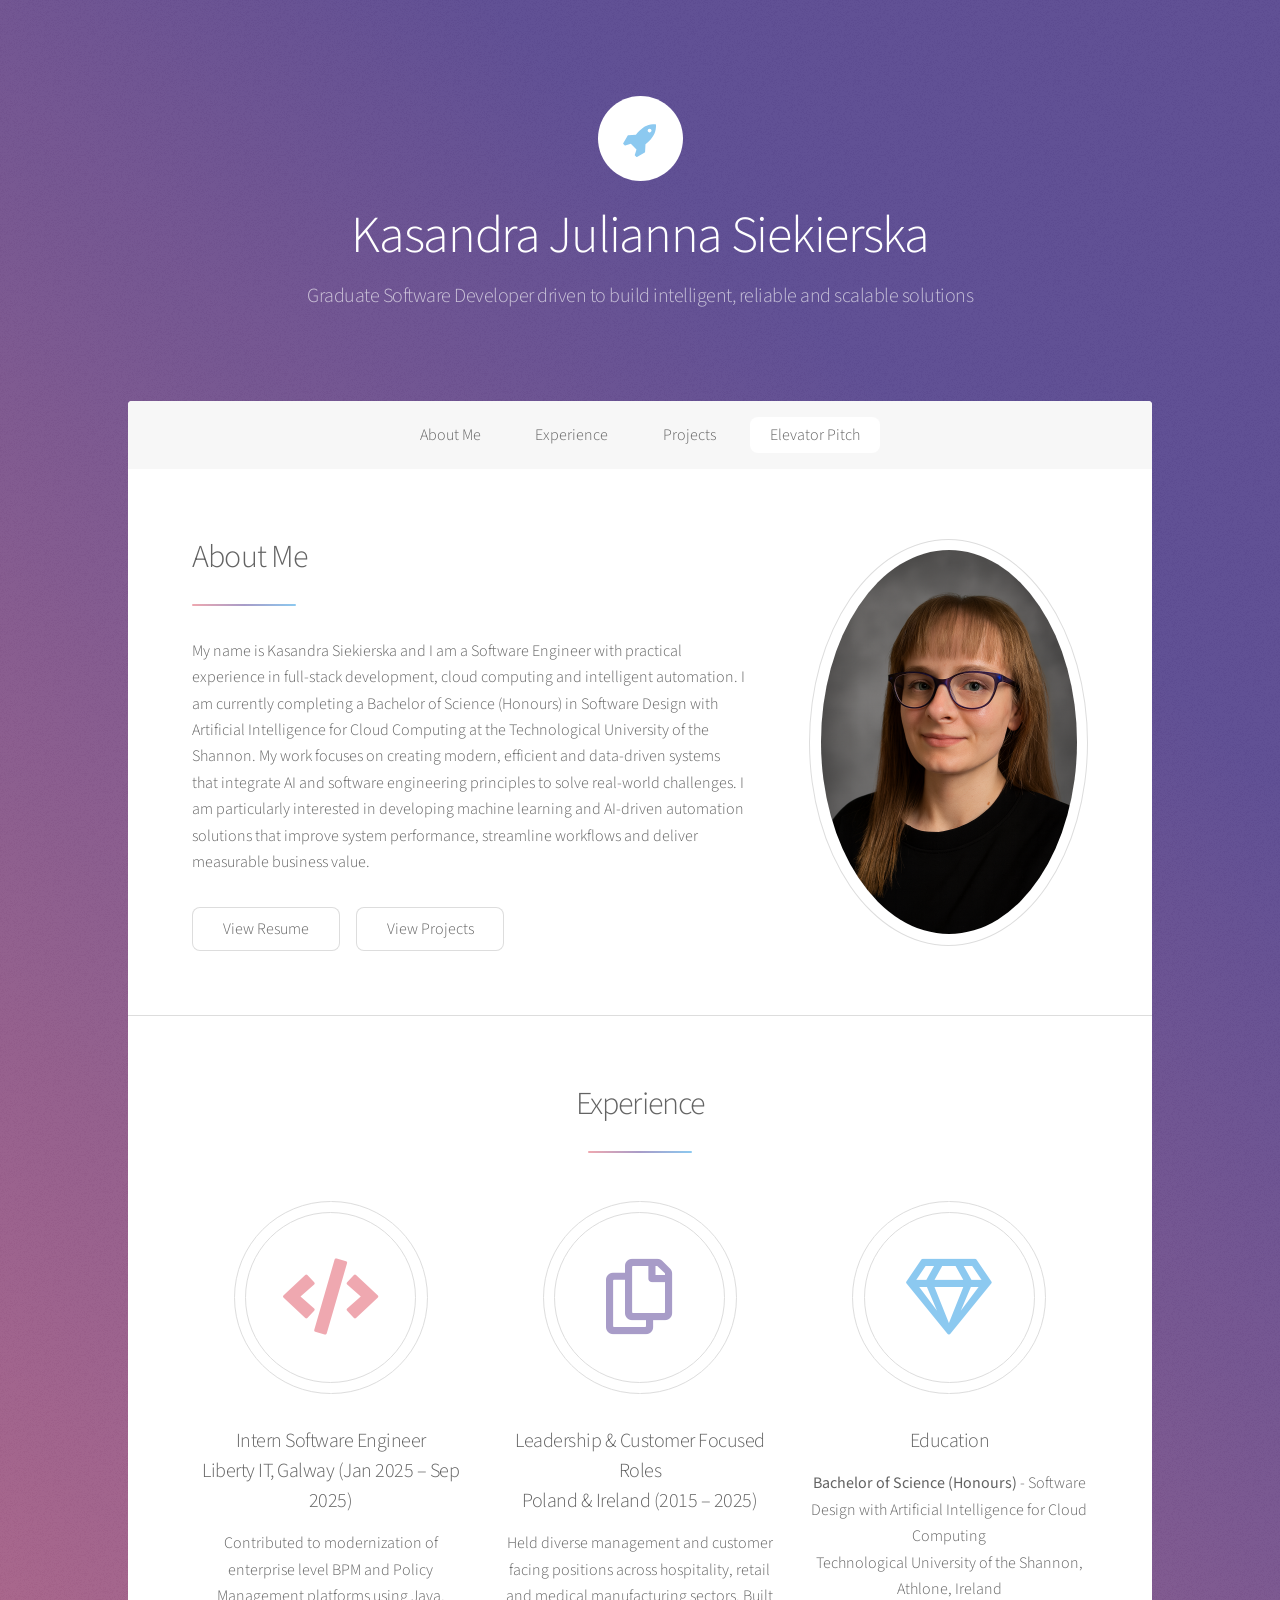
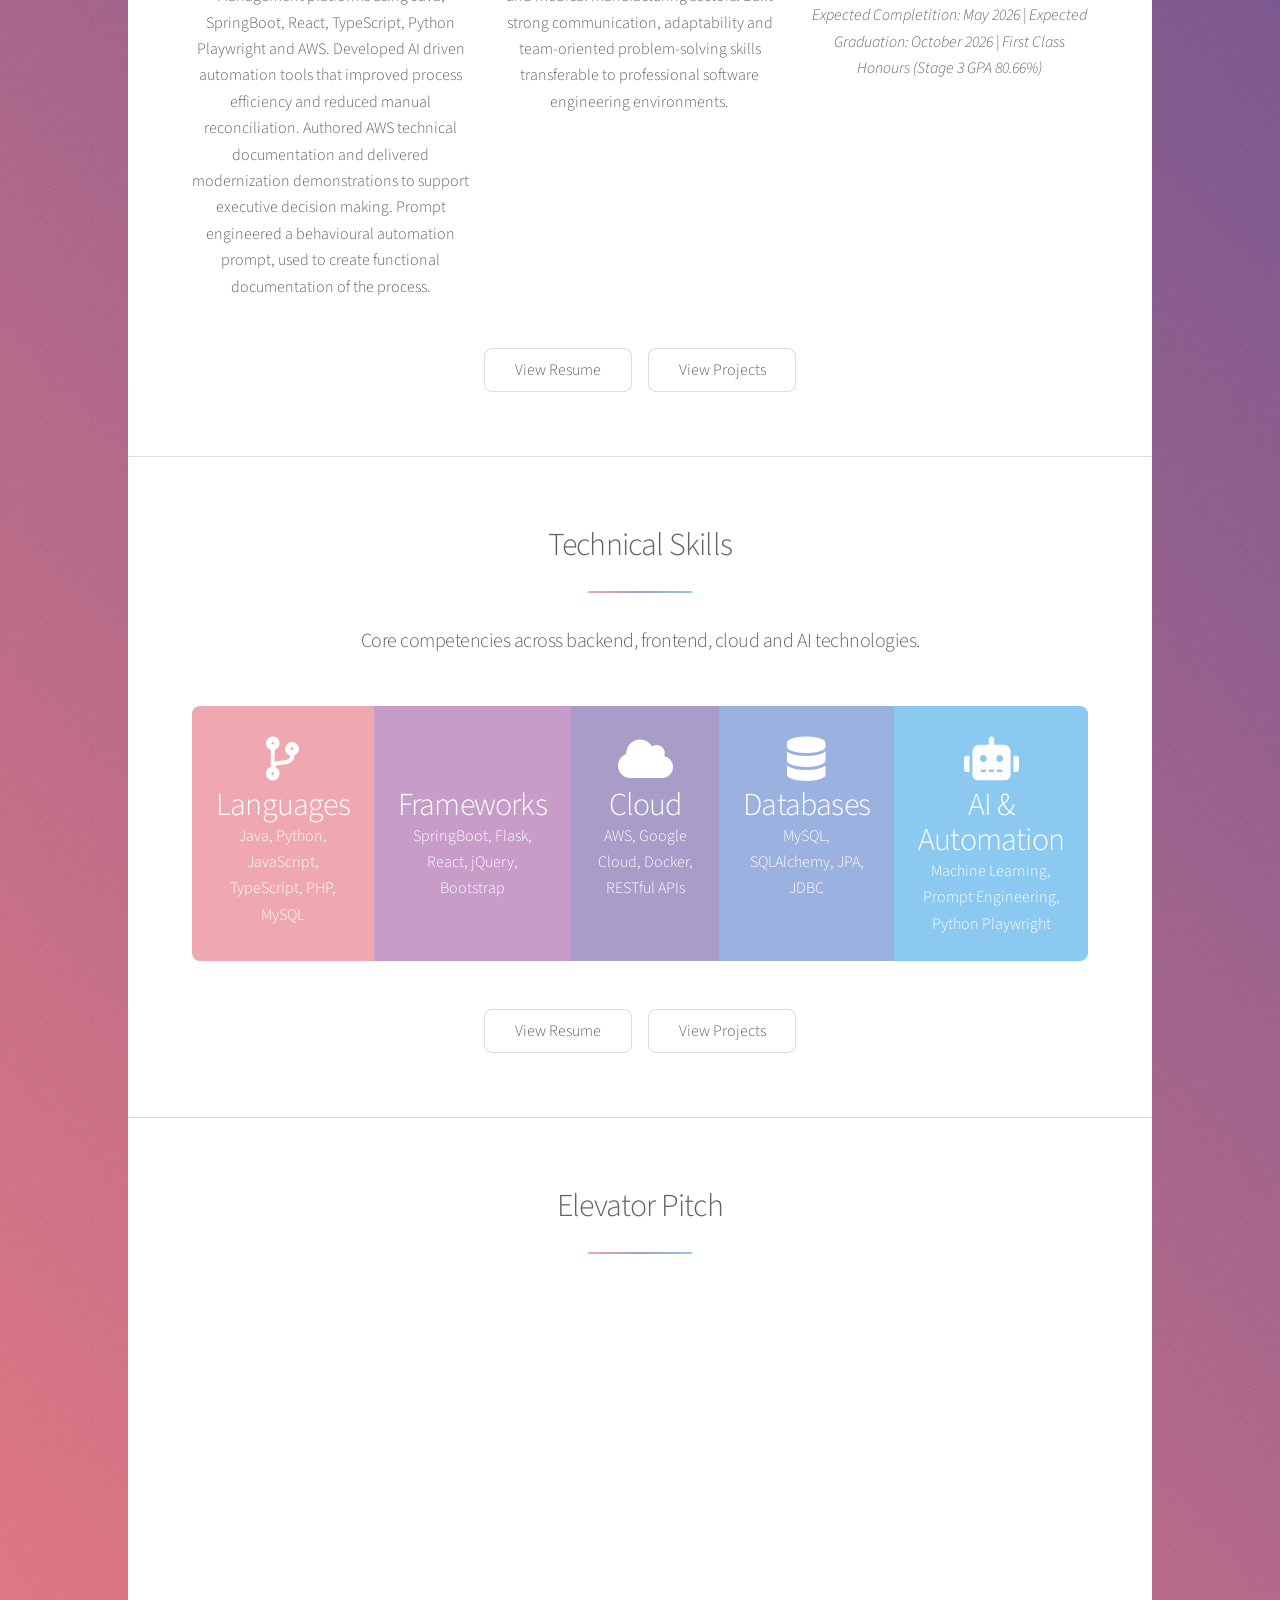
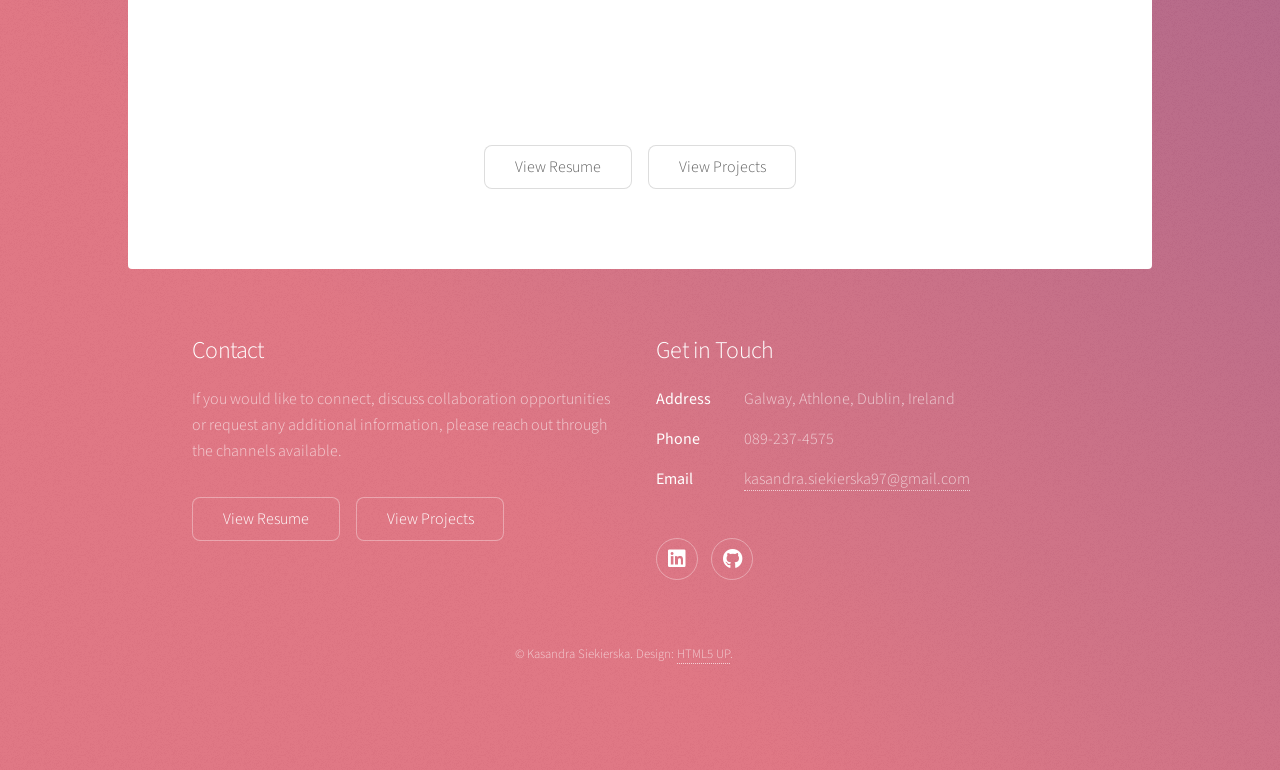
<file: index.html>
<!DOCTYPE HTML>
<html>
	<head>
		<title>Portfolio | Kasandra Julianna Siekierska</title>
		<meta charset="utf-8" />
		<meta name="viewport" content="width=device-width, initial-scale=1, user-scalable=no" />
		<link rel="stylesheet" href="assets/css/main.css" />
		<noscript><link rel="stylesheet" href="assets/css/noscript.css" /></noscript>
	</head>
	<body class="is-preload">
		<div id="wrapper">

			<!-- Header -->
			<header id="header" class="alt">
				<span class="logo"><img src="images/logo.svg" alt="" /></span>
				<h1>Kasandra Julianna Siekierska</h1>
				<p>Graduate Software Developer driven to build intelligent, reliable and scalable solutions</p>
			</header>

			<!-- Nav -->
			<nav id="nav">
				<ul>
					<li><a href="#intro" class="active">About Me</a></li>
					<li><a href="#first">Experience</a></li>
					<li><a href="#second">Projects</a></li>
					<li><a href="#cta">Elevator Pitch</a></li>
				</ul>
			</nav>

			<!-- Main -->
			<div id="main">

				<!-- Introduction -->
				<section id="intro" class="main">
					<div class="spotlight">
						<div class="content">
							<header class="major">
								<h2>About Me</h2>
							</header>
							<p>My name is Kasandra Siekierska and I am a Software Engineer with practical experience in full-stack development, cloud computing and intelligent automation. I am currently completing a Bachelor of Science (Honours) in Software Design with Artificial Intelligence for Cloud Computing at the Technological University of the Shannon. My work focuses on creating modern, efficient and data-driven systems that integrate AI and software engineering principles to solve real-world challenges. I am particularly interested in developing machine learning and AI-driven automation solutions that improve system performance, streamline workflows and deliver measurable business value.</p>
							<ul class="actions">
								<li><a href="resume.html" class="button">View Resume</a></li>
								<li><a href="projects.html" class="button">View Projects</a></li>
							</ul>
						</div>
						<span class="image"><img src="images/headshot.png" alt="" /></span>
					</div>
				</section>

				<!-- Experience -->
				<section id="first" class="main special">
					<header class="major">
						<h2>Experience</h2>
					</header>
					<ul class="features">
						<li>
							<span class="icon solid major style1 fa-code"></span>
							<h3>Intern Software Engineer<br>Liberty IT, Galway (Jan 2025 – Sep 2025)</h3>
							<p>Contributed to modernization of enterprise level BPM and Policy Management platforms using Java, SpringBoot, React, TypeScript, Python Playwright and AWS. Developed AI driven automation tools that improved process efficiency and reduced manual reconciliation. Authored AWS technical documentation and delivered modernization demonstrations to support executive decision making. Prompt engineered a behavioural automation prompt, used to create functional documentation of the process.</p>
						</li>
						<li>
							<span class="icon major style3 fa-copy"></span>
							<h3>Leadership & Customer Focused Roles<br>Poland & Ireland (2015 – 2025)</h3>
							<p>Held diverse management and customer facing positions across hospitality, retail and medical manufacturing sectors. Built strong communication, adaptability and team-oriented problem-solving skills transferable to professional software engineering environments.</p>
						</li>
						<li>
							<span class="icon major style5 fa-gem"></span>
							<h3>Education</h3>
							<p><strong>Bachelor of Science (Honours)</strong> - Software Design with Artificial Intelligence for Cloud Computing<br>Technological University of the Shannon, Athlone, Ireland<br><em>Expected Completition: May 2026 | Expected Graduation: October 2026 | First Class Honours (Stage 3 GPA 80.66%)</em></p>
						</li>
					</ul>
					<footer class="major">
						<ul class="actions special">
							<li><a href="resume.html" class="button">View Resume</a></li>
							<li><a href="projects.html" class="button">View Projects</a></li>
						</ul>
					</footer>
				</section>

				<!-- Projects -->
				<section id="second" class="main special">
					<header class="major">
						<h2>Technical Skills</h2>
						<p>Core competencies across backend, frontend, cloud and AI technologies.</p>
					</header>
					<ul class="statistics">
						<li class="style1"><span class="icon solid fa-code-branch"></span><strong>Languages</strong> Java, Python, JavaScript, TypeScript, PHP, MySQL</li>
						<li class="style2"><span class="icon fa-laptop"></span><strong>Frameworks</strong> SpringBoot, Flask, React, jQuery, Bootstrap</li>
						<li class="style3"><span class="icon solid fa-cloud"></span><strong>Cloud</strong> AWS, Google Cloud, Docker, RESTful APIs</li>
						<li class="style4"><span class="icon solid fa-database"></span><strong>Databases</strong> MySQL, SQLAlchemy, JPA, JDBC</li>
						<li class="style5"><span class="icon solid fa-robot"></span><strong>AI & Automation</strong> Machine Learning, Prompt Engineering, Python Playwright</li>
					</ul>
					<footer class="major">
						<ul class="actions special">
							<li><a href="resume.html" class="button">View Resume</a></li>
							<li><a href="projects.html" class="button">View Projects</a></li>
						</ul>
					</footer>
				</section>

				<!-- Elevator Pitch -->
				<section id="cta" class="main special">
					<header class="major">
						<h2>Elevator Pitch</h2>
						<div style="max-width: 800px; margin: 0 auto;">
    					<iframe 
        				width="100%" 
        				height="450" 
        				src="https://www.youtube-nocookie.com/embed/goZwwQmYJW0?rel=0"
        				title="Elevator Pitch Video"
        				frameborder="0" 
        				allow="accelerometer; autoplay; clipboard-write; encrypted-media; gyroscope; picture-in-picture" 
        				allowfullscreen>
    					</iframe>
						</div>


						<ul class="actions special">
							<li><a href="resume.html" class="button">View Resume</a></li>
							<li><a href="projects.html" class="button">View Projects</a></li>
						</ul>
					</footer>
				</section>

			</div>

			<!-- Footer -->
			<footer id="footer">
				<section>
					<h2>Contact</h2>
					<p>If you would like to connect, discuss collaboration opportunities or request any additional information, please reach out through the channels available.</p>
					<ul class="actions">
						<li><a href="resume.html" class="button">View Resume</a></li>
						<li><a href="projects.html" class="button">View Projects</a></li>
					</ul>
				</section>
				<section>
					<h2>Get in Touch</h2>
					<dl class="alt">
						<dt>Address</dt>
						<dd>Galway, Athlone, Dublin, Ireland</dd>
						<dt>Phone</dt>
						<dd>089-237-4575</dd>
						<dt>Email</dt>
						<dd><a href="mailto:kasandra.siekierska97@gmail.com">kasandra.siekierska97@gmail.com</a></dd>
					</dl>
					<ul class="icons">
						<li><a href="https://linkedin.com/in/kasandra-siekierska-2a7a8922a" class="icon brands fa-linkedin alt"><span class="label">LinkedIn</span></a></li>
						<li><a href="https://github.com/willma14/myPersonalTraining" class="icon brands fa-github alt"><span class="label">GitHub</span></a></li>
					</ul>
				</section>
				<p class="copyright">&copy; Kasandra Siekierska. Design: <a href="https://html5up.net">HTML5 UP</a>.</p>
			</footer>

		</div>

		<!-- Scripts -->
		<script src="assets/js/jquery.min.js"></script>
		<script src="assets/js/jquery.scrollex.min.js"></script>
		<script src="assets/js/jquery.scrolly.min.js"></script>
		<script src="assets/js/browser.min.js"></script>
		<script src="assets/js/breakpoints.min.js"></script>
		<script src="assets/js/util.js"></script>
		<script src="assets/js/main.js"></script>
	</body>
</html>
</file>
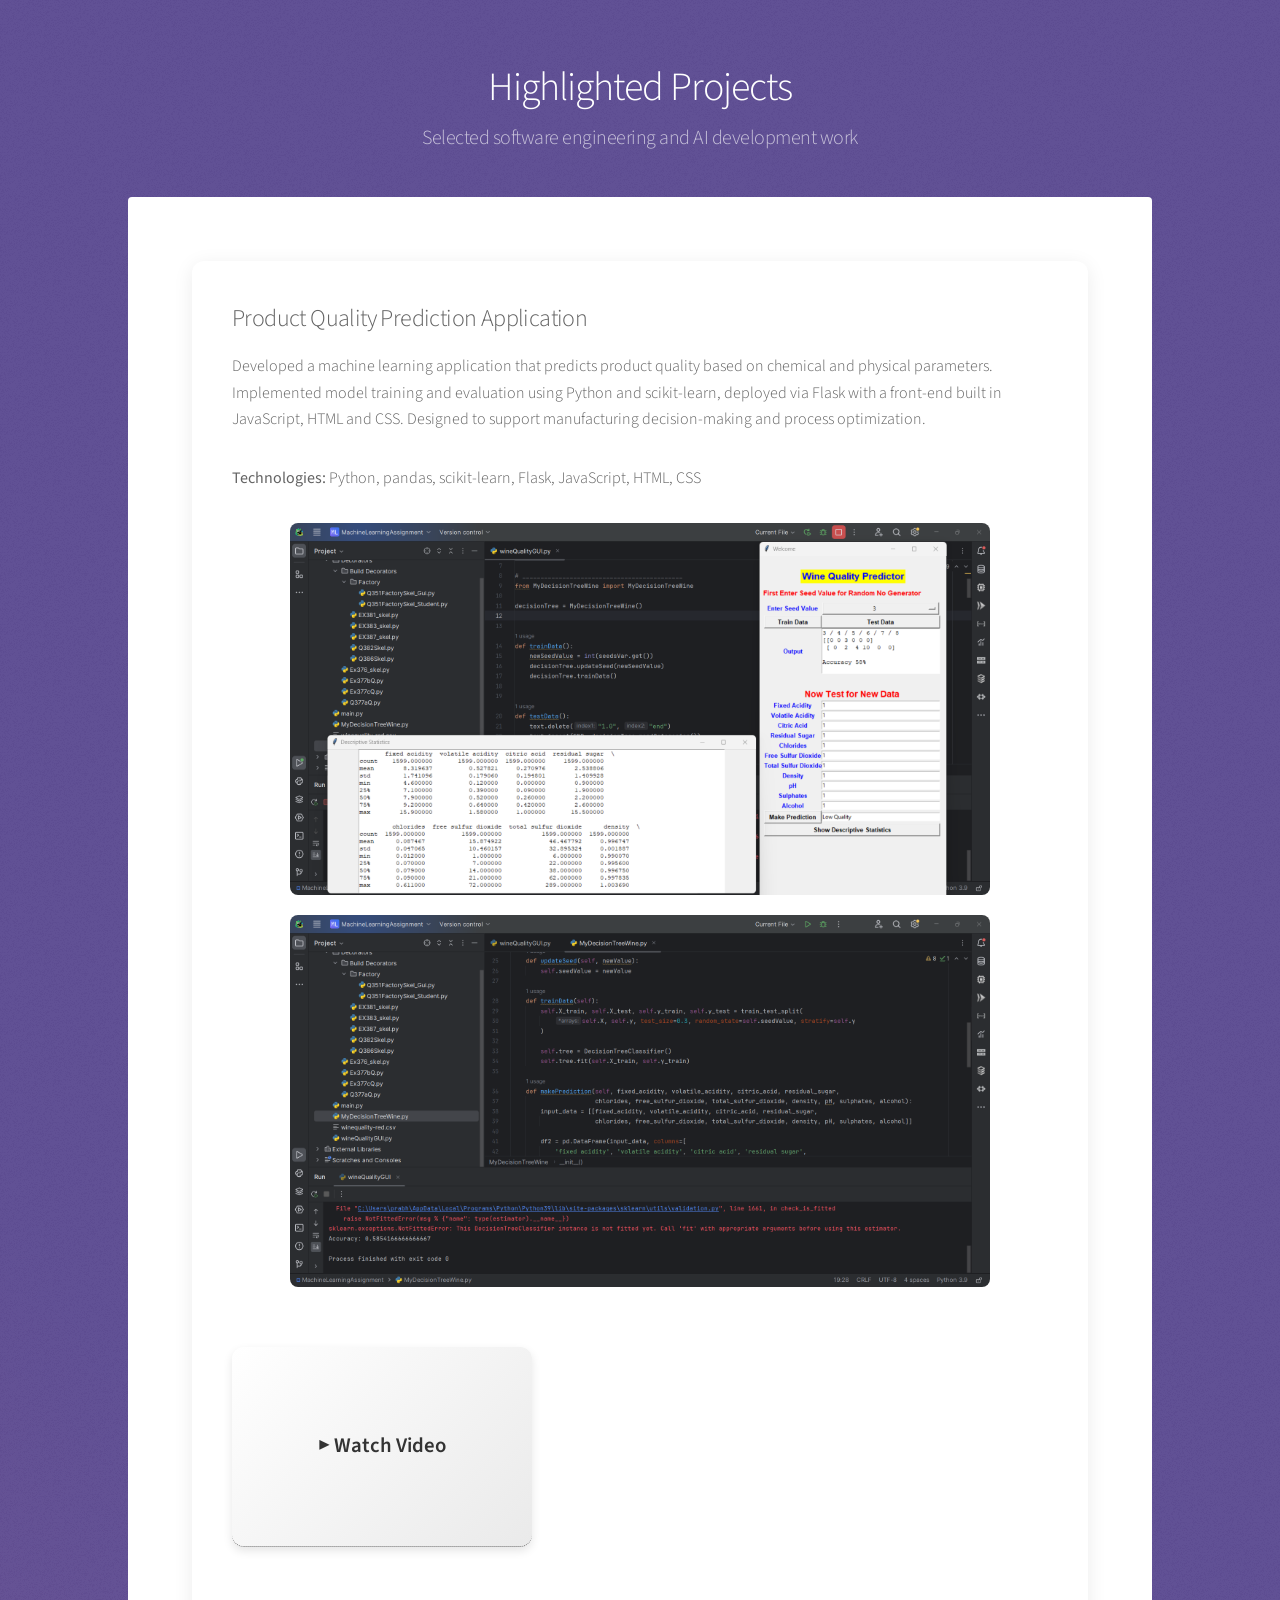
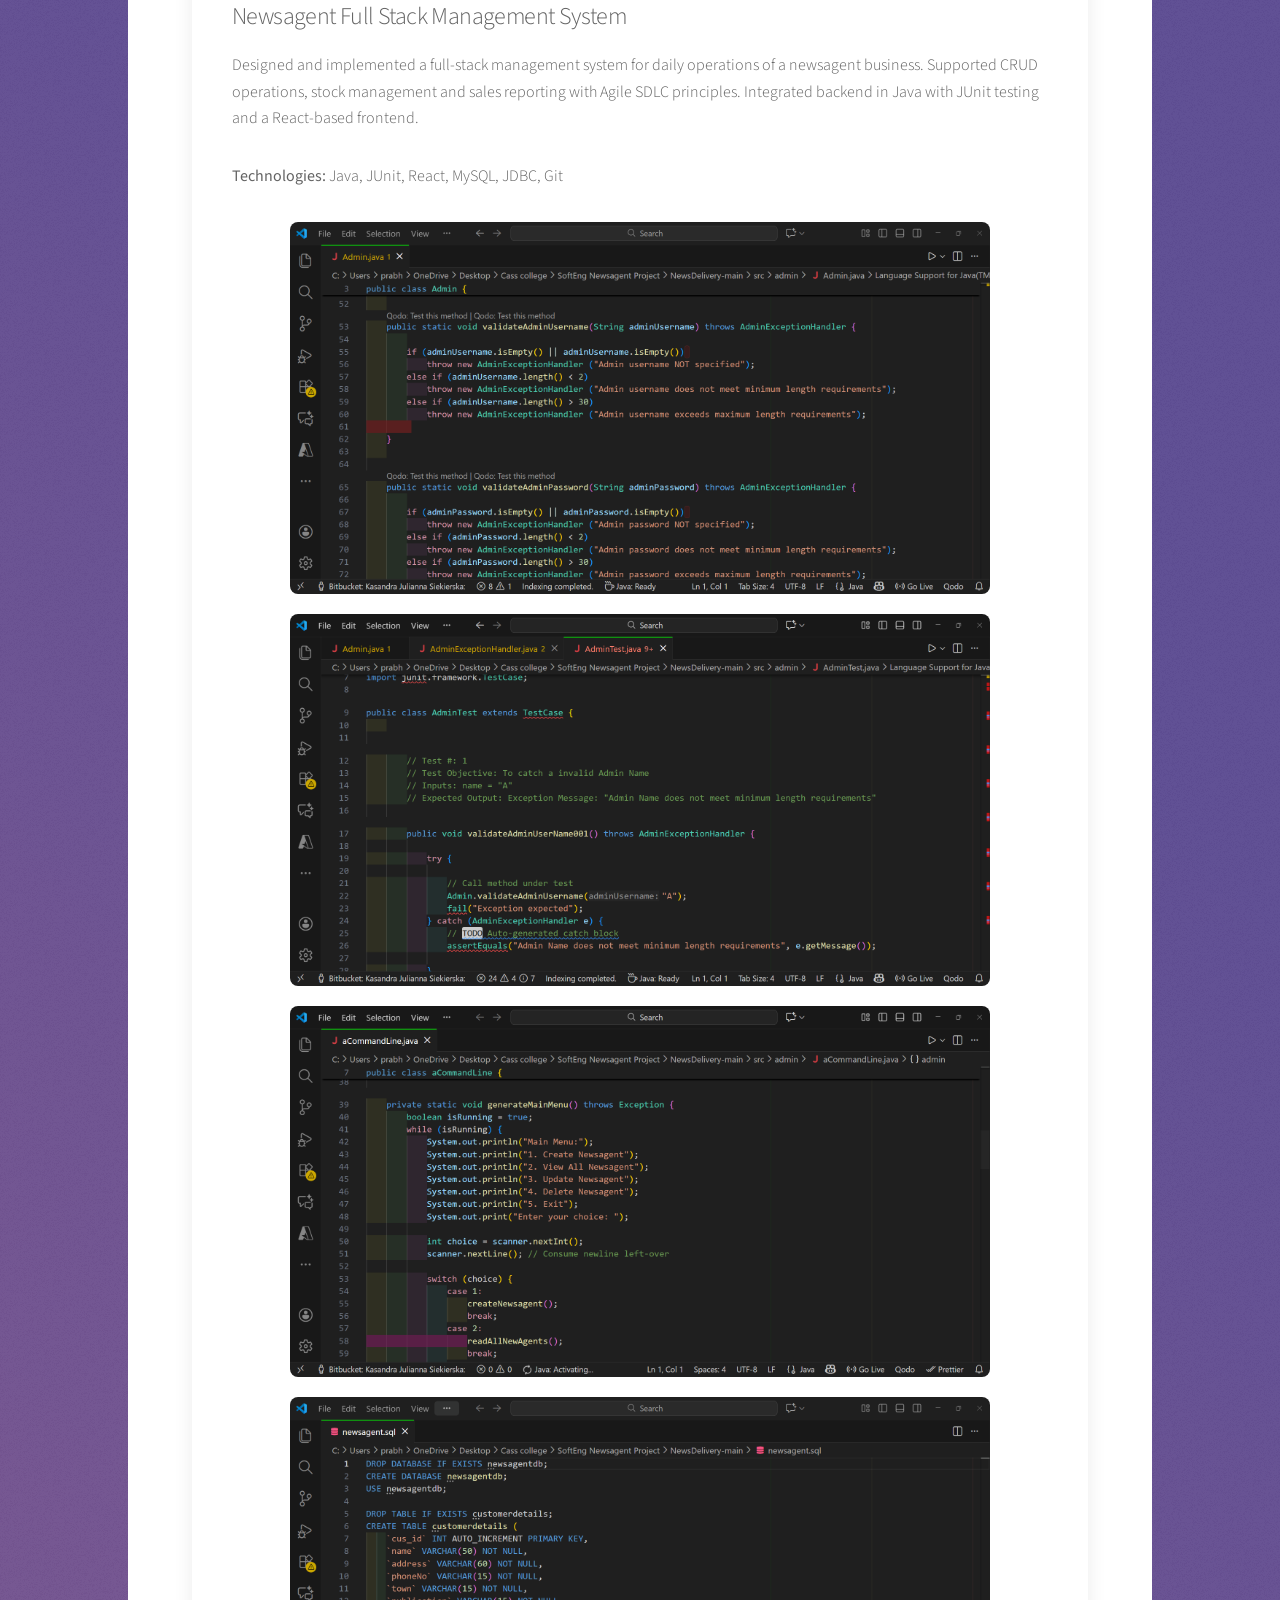
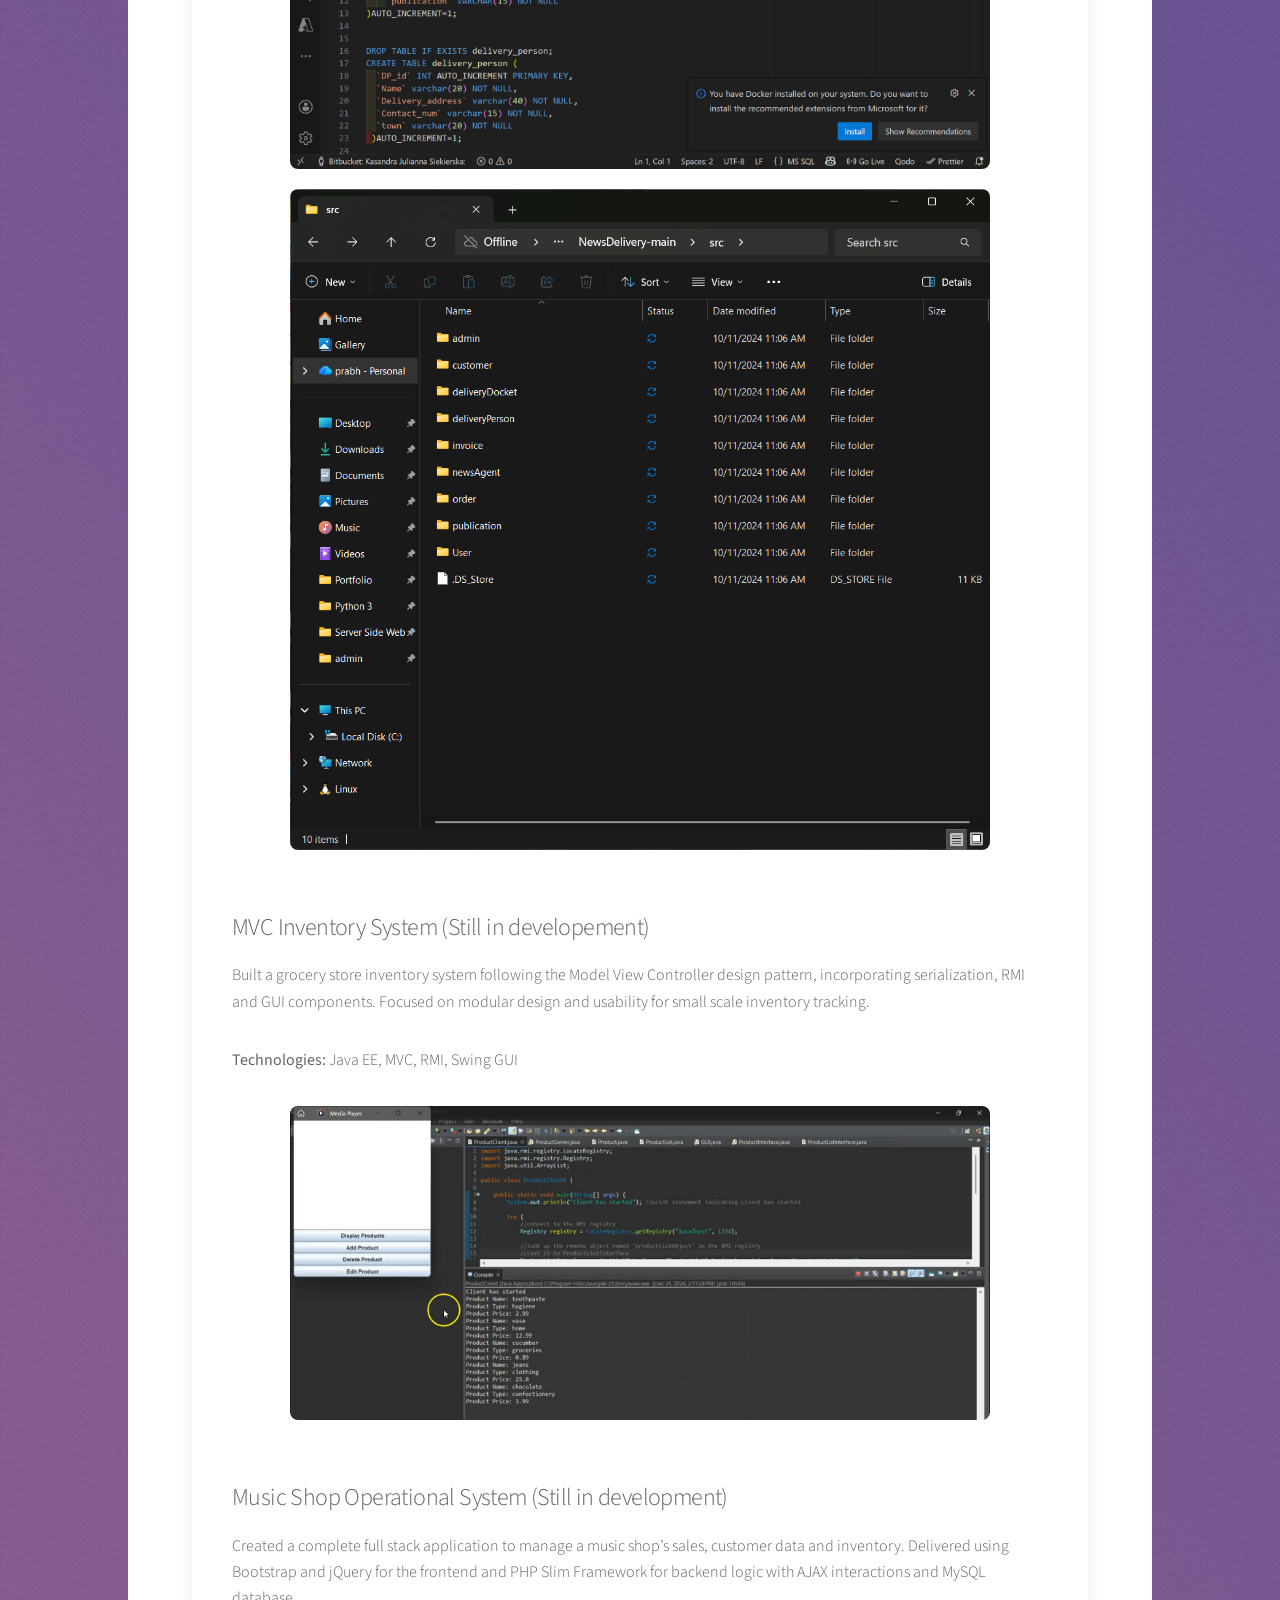
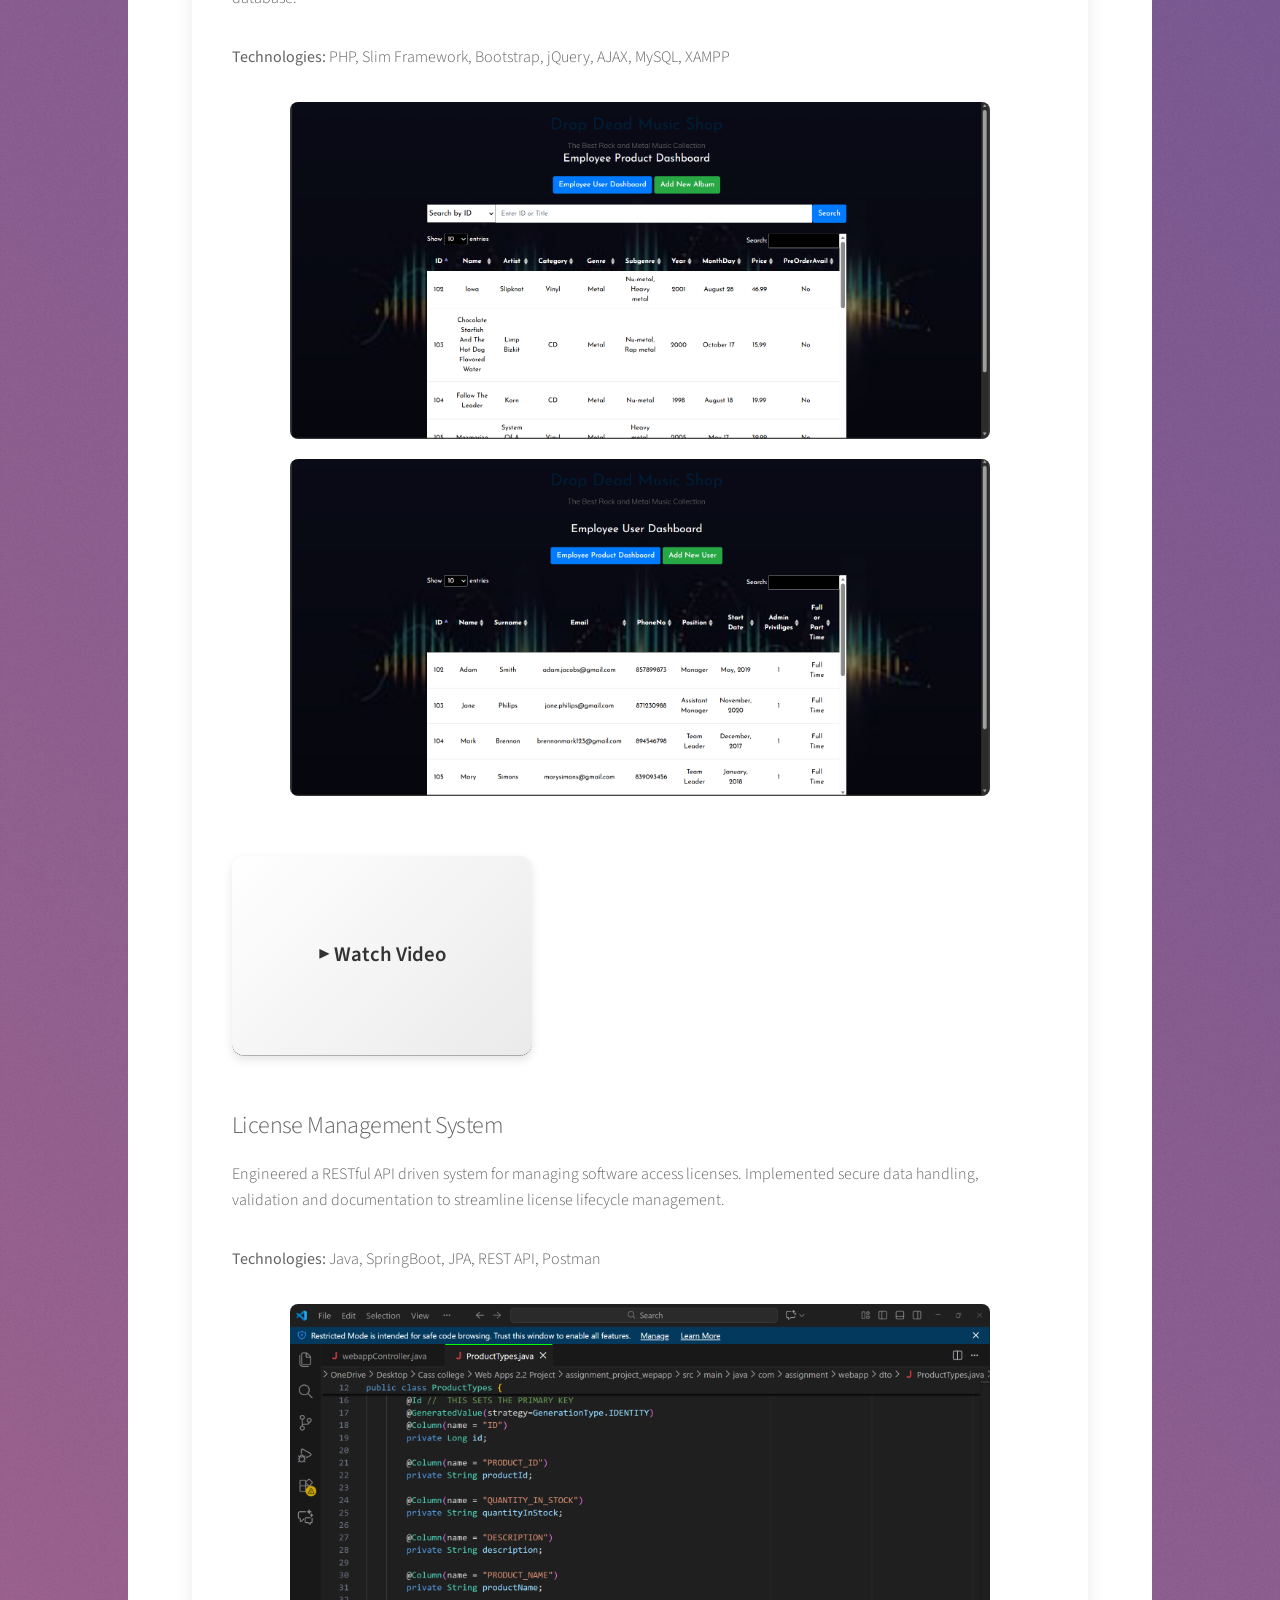
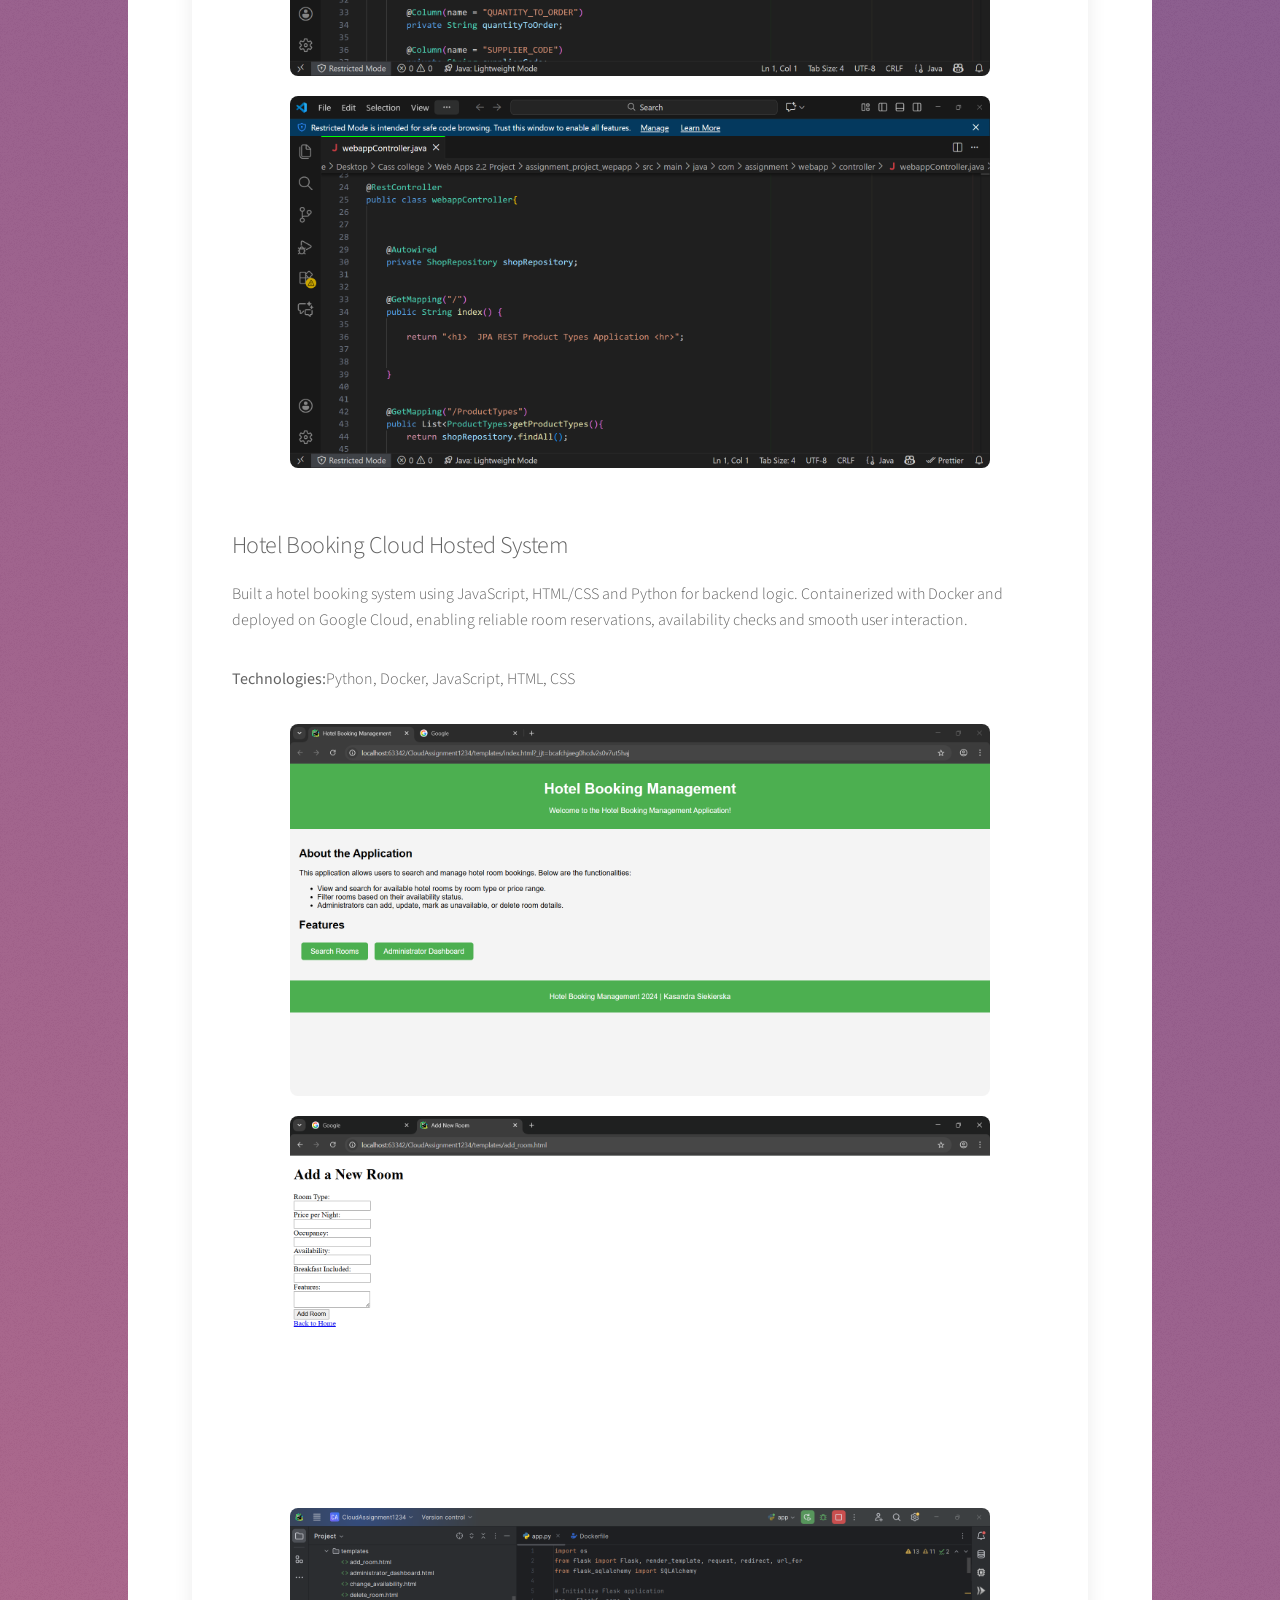
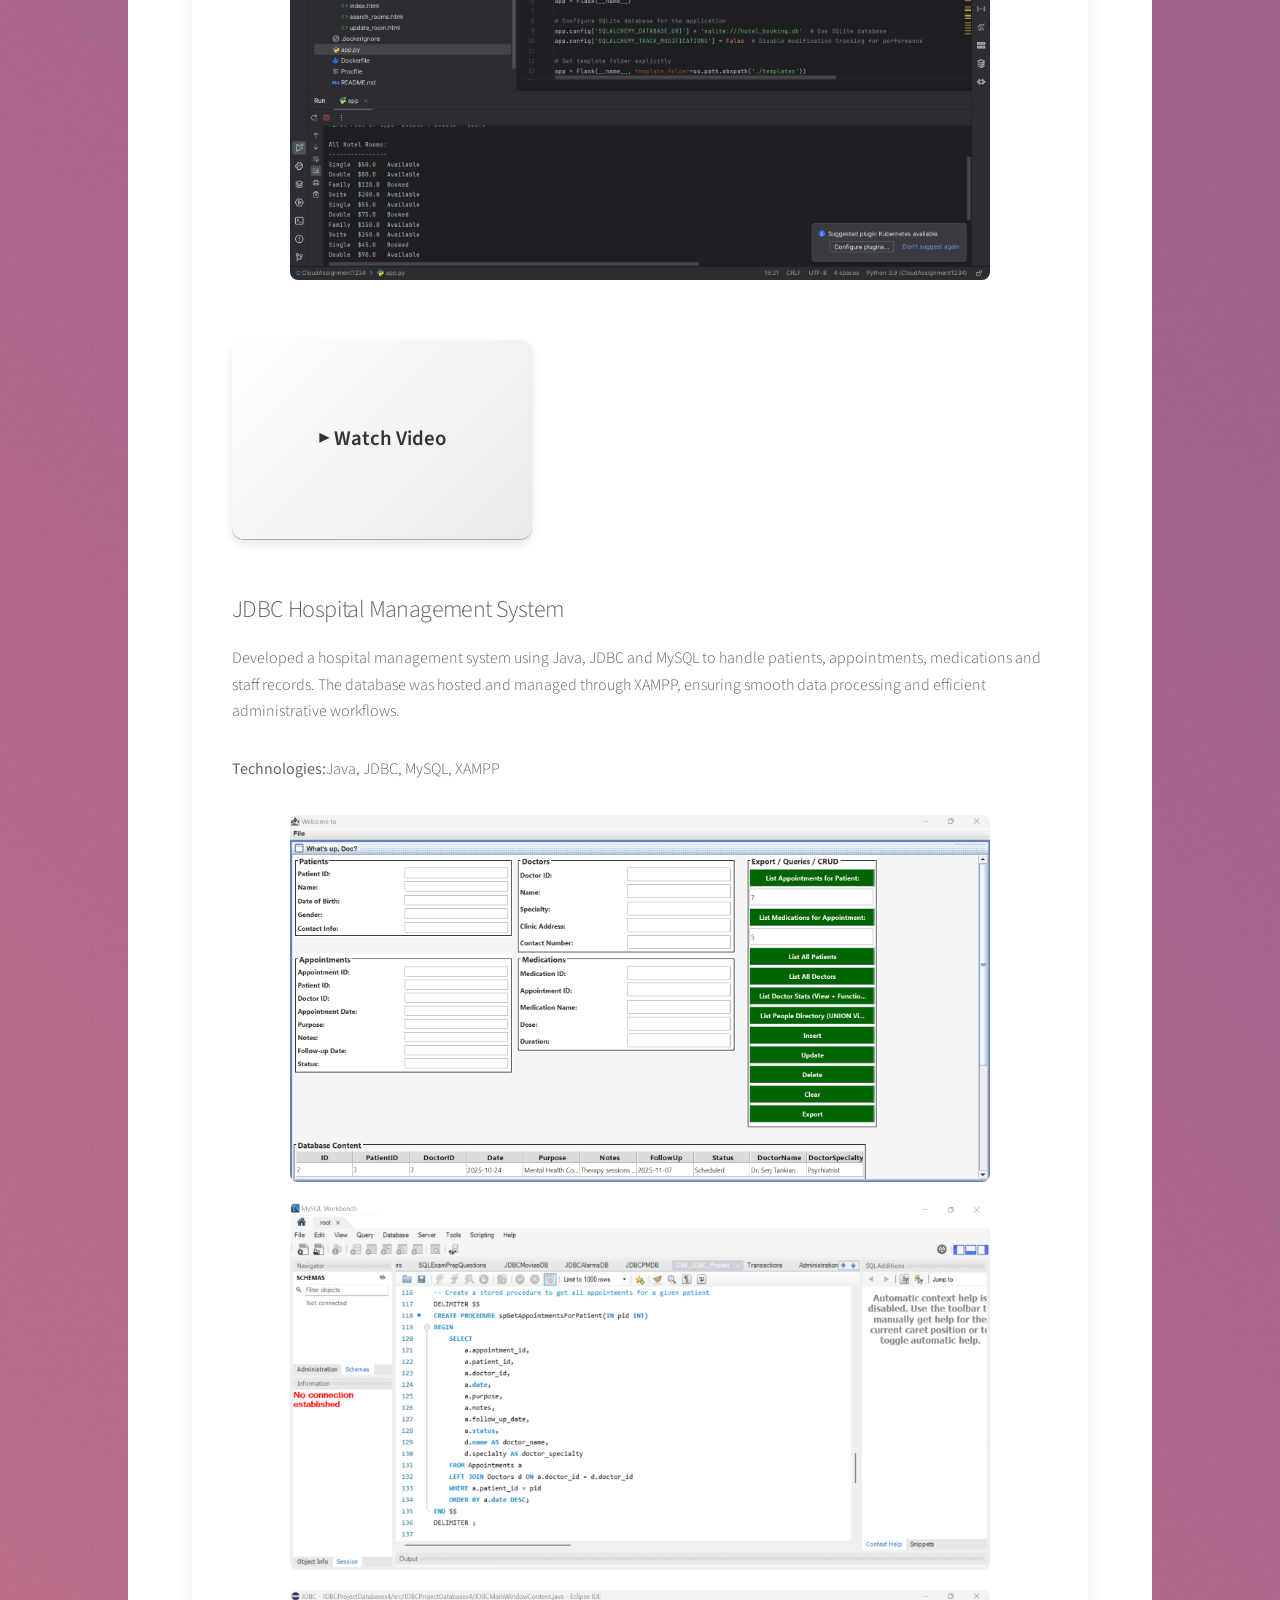
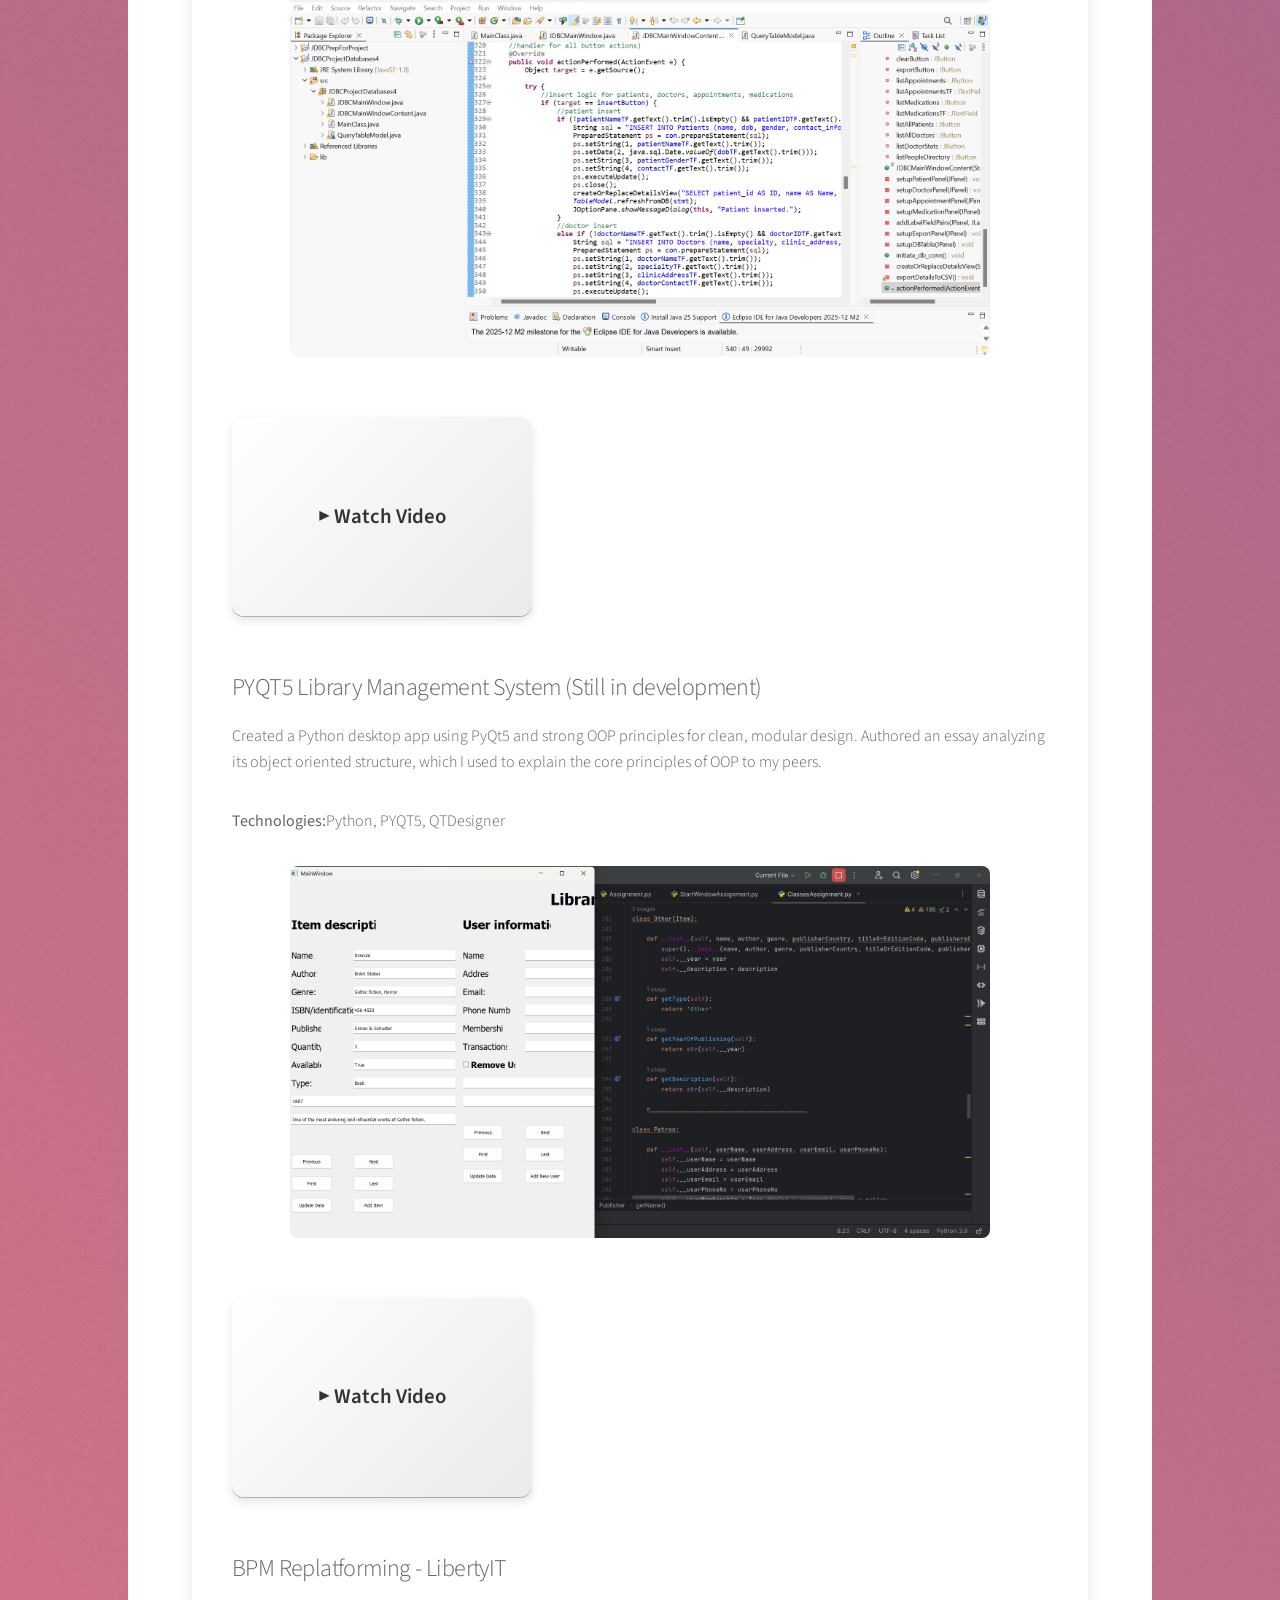
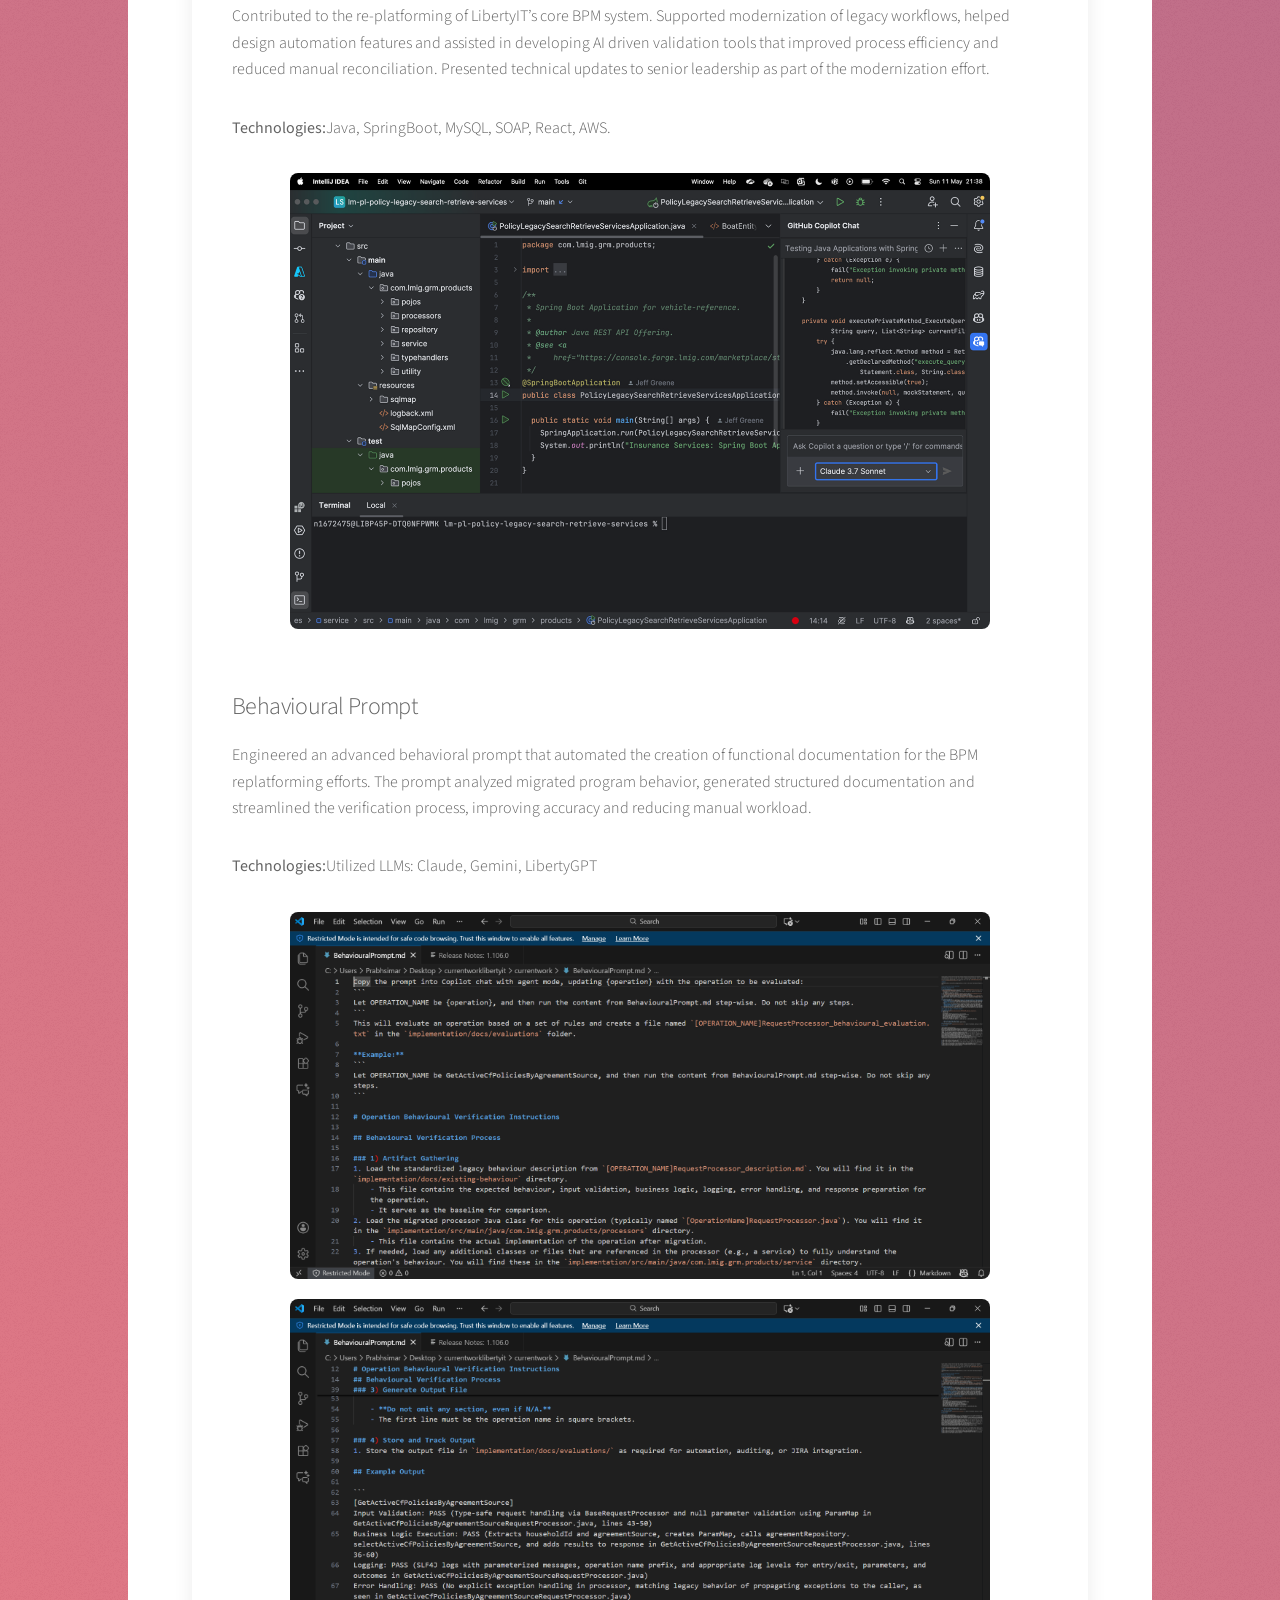
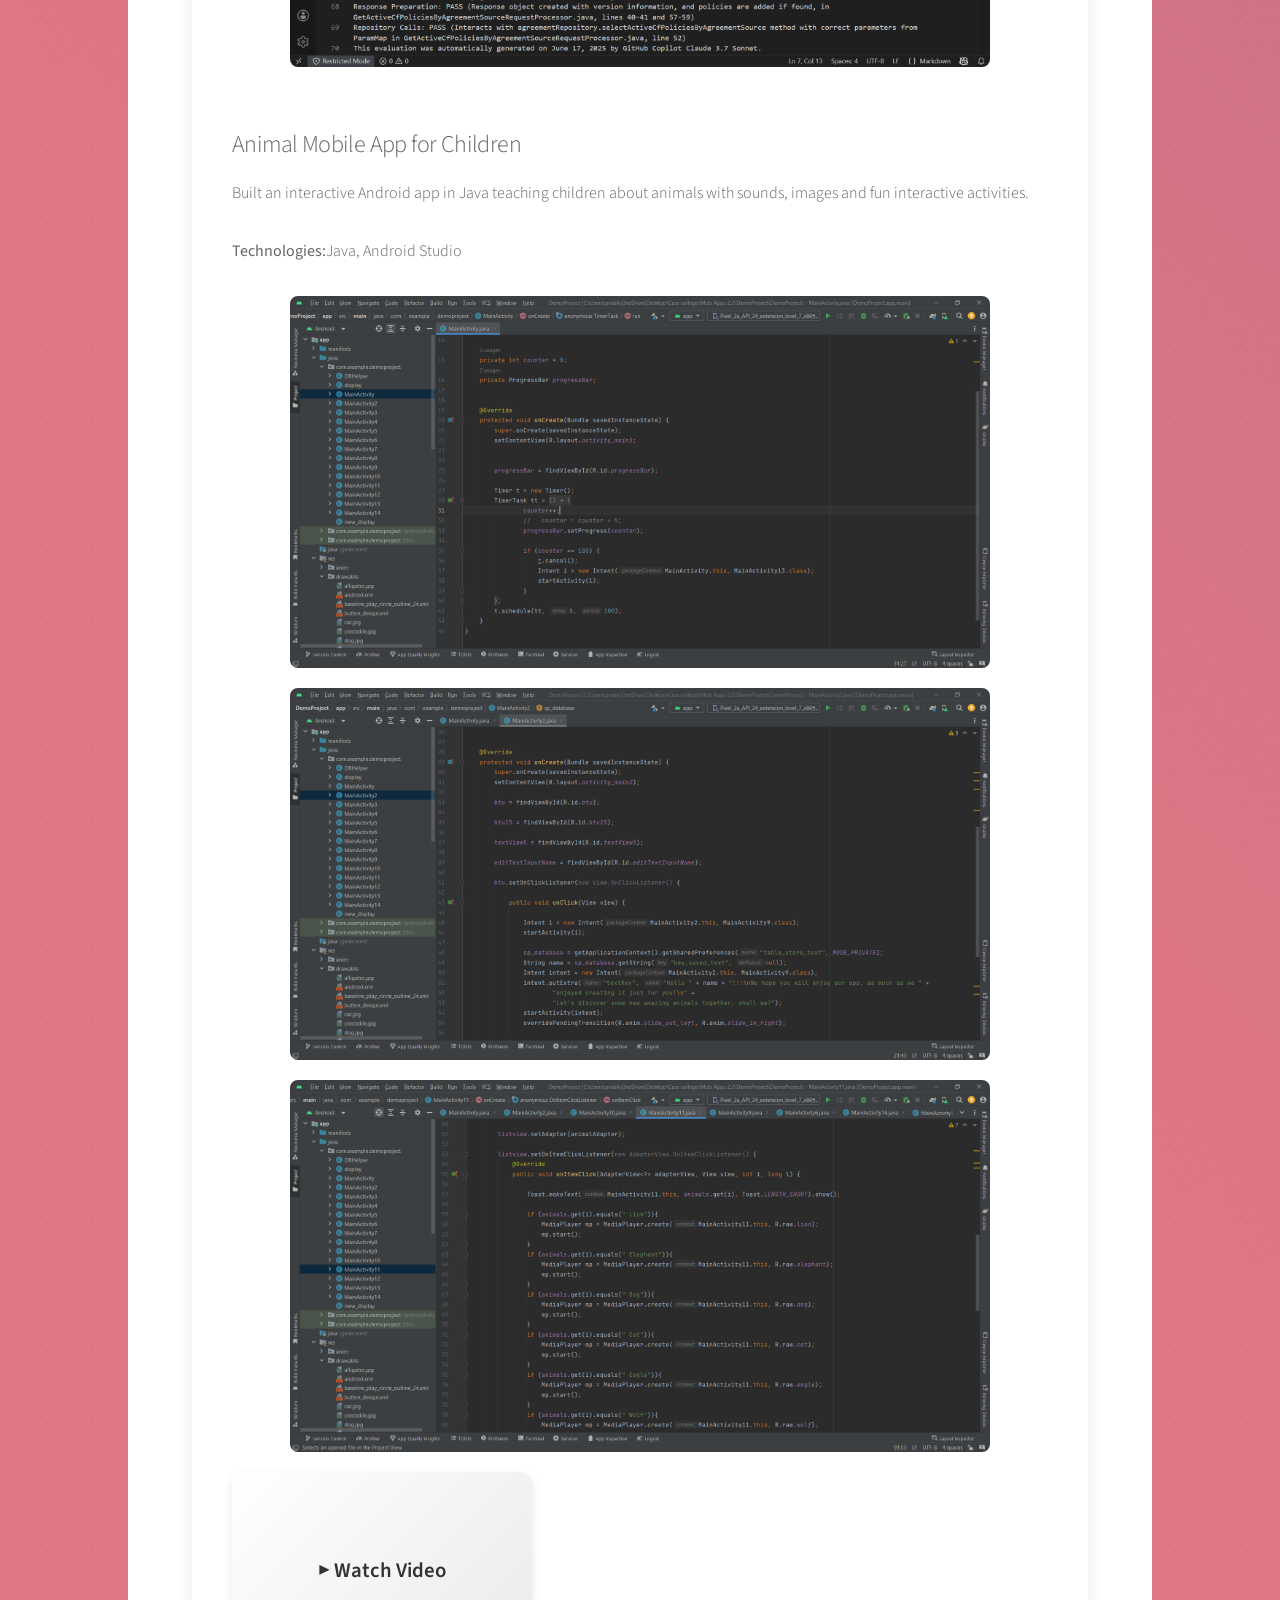
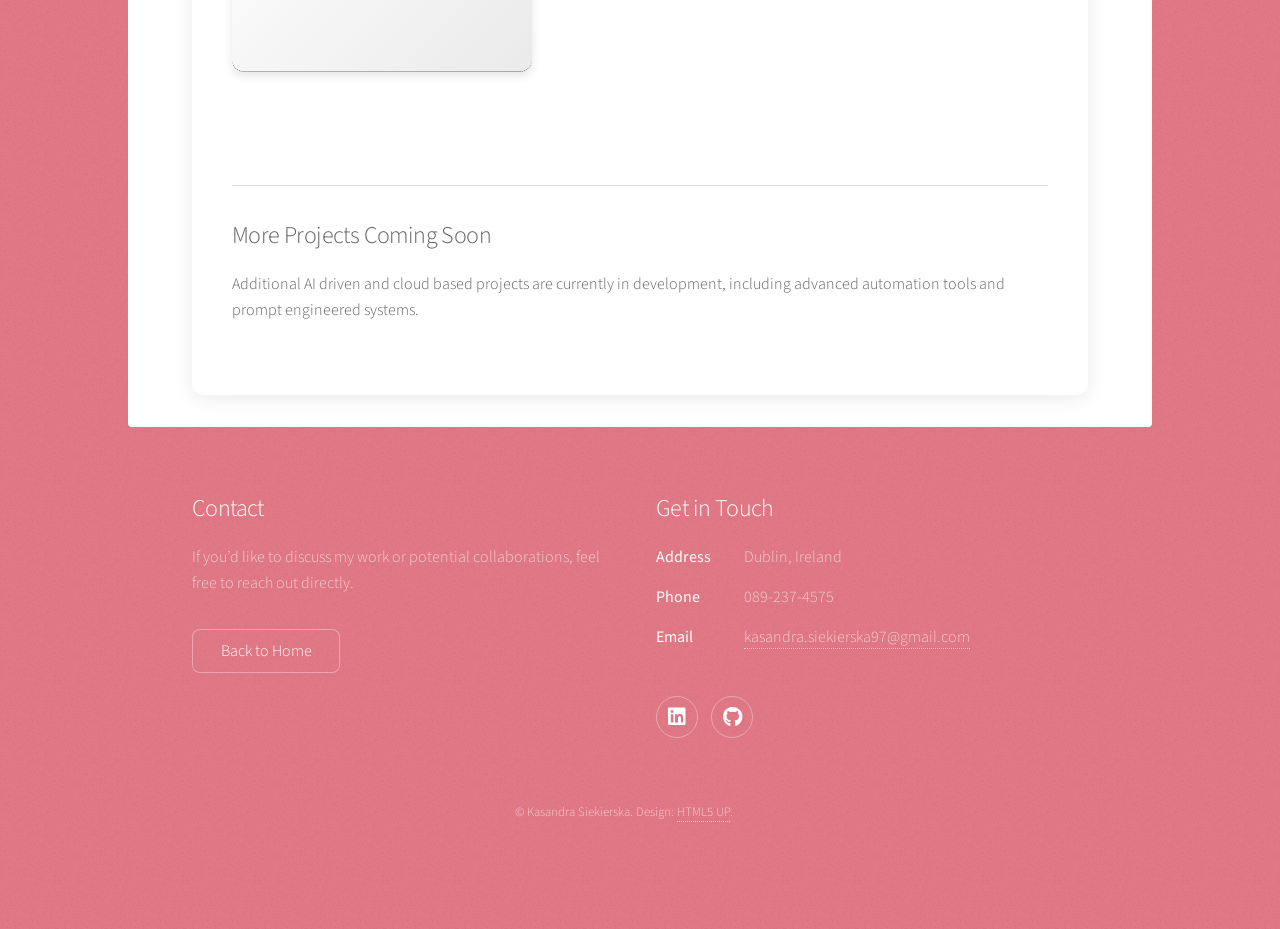
<file: projects.html>
<!DOCTYPE HTML>
<html>
	<head>
		<title>Projects | Kasandra Julianna Siekierska</title>
		<meta charset="utf-8" />
		<meta name="viewport" content="width=device-width, initial-scale=1, user-scalable=no" />
		<link rel="stylesheet" href="assets/css/main.css" />
		<noscript><link rel="stylesheet" href="assets/css/noscript.css" /></noscript>

		<style>
			.project-image {
				width: 100%;
				max-width: 700px;
				height: auto;
				display: block;
				margin: 20px auto;
				border-radius: 8px;
			}
			.project {
				margin-bottom: 60px;
			}
		
			.project-image {
				width: 100%;
				max-width: 700px;
				height: auto;
				display: block;
				margin: 20px auto;
				border-radius: 8px;
			}
			.project {
				margin-bottom: 60px;
			}
			.projects-container {
				background: #ffffff;
				padding: 40px;
				border-radius: 12px;
				box-shadow: 0 4px 20px rgba(0,0,0,0.08);
			}
		</style>
	</head>

	<body class="is-preload">
		<div id="wrapper">

			<!-- Header -->
			<header id="header">
				<h1>Highlighted Projects</h1>
				<p>Selected software engineering and AI development work</p>
			</header>

			<!-- Main -->
			<div id="main">
				<section id="content" class="main">
<div class="projects-container">

					<!-- Project 1 -->
					<div class="project">
						<h2>Product Quality Prediction Application</h2>
						<p>Developed a machine learning application that predicts product quality based on chemical and physical parameters. Implemented model training and evaluation using Python and scikit-learn, deployed via Flask with a front-end built in JavaScript, HTML and CSS. Designed to support manufacturing decision-making and process optimization.</p>
						<p><strong>Technologies:</strong> Python, pandas, scikit-learn, Flask, JavaScript, HTML, CSS</p>

						<img class="project-image" src="images/MLWineQualityOutput.png" alt="ML Wine Quality" />
						<img class="project-image" src="images/MLWineQualityDecisionTreeCode.png" alt="ML Wine Quality" />
					</div>

					<a href="https://www.youtube.com/watch?v=BlC_WFvJzjY" target="_blank" style="
    				display: inline-block;
    				width: 300px;
    				height: 200px;
    				border-radius: 12px;
    				background: linear-gradient(135deg, #ffffff, #eaeaea);
    				box-shadow: 0 4px 10px rgba(0,0,0,0.1);
    				text-decoration: none;
    				display: flex;
    				align-items: center;
    				justify-content: center;
    				transition: transform 0.2s ease, box-shadow 0.2s ease;">
    				<span style="font-size: 1.3rem; font-weight: 600; color: #333;">
        			▶ Watch Video
    				</span>
					</a>
					<br>
					<br>


					<!-- Project 2 -->
					<div class="project">

						<h2>Newsagent Full Stack Management System</h2>
						<p>Designed and implemented a full-stack management system for daily operations of a newsagent business. Supported CRUD operations, stock management and sales reporting with Agile SDLC principles. Integrated backend in Java with JUnit testing and a React-based frontend.</p>
						<p><strong>Technologies:</strong> Java, JUnit, React, MySQL, JDBC, Git</p>
						<img class="project-image" src="images/newsagentadminentity.png" alt="Newsagent" />
						<img class="project-image" src="images/newsagentadmintest.png" alt="Newsagent" />
						<img class="project-image" src="images/newsagentcommandlineexample.png" alt="Newsagent" />
						<img class="project-image" src="images/newsagentmysqlschema.png" alt="Newsagent" />
						<img class="project-image" src="images/newsagententitiesstructur.png" alt="Newsagent" />
					</div>

					<!-- Project 3 -->
					<div class="project">
						<h2>MVC Inventory System (Still in developement)</h2>
						<p>Built a grocery store inventory system following the Model View Controller design pattern, incorporating serialization, RMI and GUI components. Focused on modular design and usability for small scale inventory tracking.</p>
						<p><strong>Technologies:</strong> Java EE, MVC, RMI, Swing GUI</p>
						<img class="project-image" src="images/softdev3projectcodegui+code.png" alt="MVC inventory system GUI" />

					</div>

					<!-- Project 4 -->
					<div class="project">

						<h2>Music Shop Operational System (Still in development)</h2>
						<p>Created a complete full stack application to manage a music shop’s sales, customer data and inventory. Delivered using Bootstrap and jQuery for the frontend and PHP Slim Framework for backend logic with AJAX interactions and MySQL database.</p>
						<p><strong>Technologies:</strong> PHP, Slim Framework, Bootstrap, jQuery, AJAX, MySQL, XAMPP</p>
						<img class="project-image" src="images/musicshopdashboardproducts.png" alt="Music shop dashboard" />
						<img class="project-image" src="images/musicshopdashboarduser.png" alt="Music shop dashboard" />

					</div>

					<a href="https://youtu.be/_vh87RUlUDI" target="_blank" style="
    				display: inline-block;
    				width: 300px;
    				height: 200px;
    				border-radius: 12px;
    				background: linear-gradient(135deg, #ffffff, #eaeaea);
    				box-shadow: 0 4px 10px rgba(0,0,0,0.1);
    				text-decoration: none;
    				display: flex;
    				align-items: center;
    				justify-content: center;
    				transition: transform 0.2s ease, box-shadow 0.2s ease;">
    				<span style="font-size: 1.3rem; font-weight: 600; color: #333;">
        			▶ Watch Video
    				</span>
					</a>
					<br>
					<br>

					<!-- Project 5 -->
					<div class="project">

						<h2>License Management System</h2>
						<p>Engineered a RESTful API driven system for managing software access licenses. Implemented secure data handling, validation and documentation to streamline license lifecycle management.</p>
						<p><strong>Technologies:</strong> Java, SpringBoot, JPA, REST API, Postman</p>
						<img class="project-image" src="images/jpadtospringboot.png" alt="Spring Boot license system" />
						<img class="project-image" src="images/jpacontrollerspringboot.png" alt="Spring Boot license system" />

					</div>

					<!-- Project 6 -->
					<div class="project">

						<h2>Hotel Booking Cloud Hosted System</h2>
						<p>Built a hotel booking system using JavaScript, HTML/CSS and Python for backend logic. Containerized with Docker and deployed on Google Cloud, enabling reliable room reservations, availability checks and smooth user interaction.</p>
						<p><strong>Technologies:</strong>Python, Docker, JavaScript, HTML, CSS</p>
						<img class="project-image" src="images/CloudHotelManagementApp.png" alt="Cloud Hotel Management App" />
						<img class="project-image" src="images/CloudHotelManagementAppAddRoom.png" alt="Cloud Hotel Management App" />						
						<img class="project-image" src="images/CloudHotelManagementCode.png" alt="Cloud Hotel Management App" />

					</div>

						<a href="https://www.youtube.com/watch?v=w-48UI9YsO0" target="_blank" style="
    				display: inline-block;
    				width: 300px;
    				height: 200px;
    				border-radius: 12px;
    				background: linear-gradient(135deg, #ffffff, #eaeaea);
    				box-shadow: 0 4px 10px rgba(0,0,0,0.1);
    				text-decoration: none;
    				display: flex;
    				align-items: center;
    				justify-content: center;
    				transition: transform 0.2s ease, box-shadow 0.2s ease;">
    				<span style="font-size: 1.3rem; font-weight: 600; color: #333;">
        			▶ Watch Video
    				</span>
					</a>
					<br>
					<br>

					<!-- Project 7 -->
					<div class="project">

						<h2>JDBC Hospital Management System</h2>
						<p>Developed a hospital management system using Java, JDBC and MySQL to handle patients, appointments, medications and staff records. The database was hosted and managed through XAMPP, ensuring smooth data processing and efficient administrative workflows.</p>
						<p><strong>Technologies:</strong>Java, JDBC, MySQL, XAMPP</p>
						<img class="project-image" src="images/jdbcoutput.png" alt="Spring Boot license system" />
						<img class="project-image" src="images/jdbcmysql.png" alt="Newsagent entities structure" />
						<img class="project-image" src="images/jdbcmainwindowcontent.png" alt="Newsagent entities structure" />

					</div>

					<a href="https://youtu.be/pcX35JUa3eE" target="_blank" style="
    				display: inline-block;
    				width: 300px;
    				height: 200px;
    				border-radius: 12px;
    				background: linear-gradient(135deg, #ffffff, #eaeaea);
    				box-shadow: 0 4px 10px rgba(0,0,0,0.1);
    				text-decoration: none;
    				display: flex;
    				align-items: center;
    				justify-content: center;
    				transition: transform 0.2s ease, box-shadow 0.2s ease;">
    				<span style="font-size: 1.3rem; font-weight: 600; color: #333;">
        			▶ Watch Video
    				</span>
					</a>
					<br>
					<br>

					<!-- Project 8 -->
					<div class="project">

						<h2>PYQT5 Library Management System (Still in development)</h2>
						<p>Created a Python desktop app using PyQt5 and strong OOP principles for clean, modular design. Authored an essay analyzing its object oriented structure, which I used to explain the core principles of OOP to my peers.</p>
						<p><strong>Technologies:</strong>Python, PYQT5, QTDesigner</p>
						<img class="project-image" src="images/pyqt5qui+code.png" alt="Spring Boot license system" />

					</div>

					<a href="https://youtu.be/2mX2N64g8FA" target="_blank" style="
    				display: inline-block;
    				width: 300px;
    				height: 200px;
    				border-radius: 12px;
    				background: linear-gradient(135deg, #ffffff, #eaeaea);
    				box-shadow: 0 4px 10px rgba(0,0,0,0.1);
    				text-decoration: none;
    				display: flex;
    				align-items: center;
    				justify-content: center;
    				transition: transform 0.2s ease, box-shadow 0.2s ease;">
    				<span style="font-size: 1.3rem; font-weight: 600; color: #333;">
        			▶ Watch Video
    				</span>
					</a>
					<br>
					<br>

					<!-- Project 9 -->
					<div class="project">

						<h2>BPM Replatforming - LibertyIT</h2>
						<p>Contributed to the re-platforming of LibertyIT’s core BPM system. Supported modernization of legacy workflows, helped design automation features and assisted in developing AI driven validation tools that improved process efficiency and reduced manual reconciliation. Presented technical updates to senior leadership as part of the modernization effort.</p>
						<p><strong>Technologies:</strong>Java, SpringBoot, MySQL, SOAP, React, AWS. </p>
						<img class="project-image" src="images/setupBPMLIT.png" alt="Spring Boot license system" />

					</div>

					<!-- Project 10 -->
					<div class="project">

						<h2>Behavioural Prompt</h2>
						<p>Engineered an advanced behavioral prompt that automated the creation of functional documentation for the BPM replatforming efforts. The prompt analyzed migrated program behavior, generated structured documentation and streamlined the verification process, improving accuracy and reducing manual workload.</p>
						<p><strong>Technologies:</strong>Utilized LLMs: Claude, Gemini, LibertyGPT</p>
						<img class="project-image" src="images/behaviouralpromptlit.png" alt="Spring Boot license system" />
						<img class="project-image" src="images/behaviouralpromptlit2.png" alt="Spring Boot license system" />


					</div>

					<!-- Project 10 -->
					<div class="project">

						<h2>Animal Mobile App for Children</h2>
						<p>Built an interactive Android app in Java teaching children about animals with sounds, images and fun interactive activities.</p>
						<p><strong>Technologies:</strong>Java, Android Studio</p>
						<img class="project-image" src="images/androidstudioanimalappcode.png" alt="Spring Boot license system" />
						<img class="project-image" src="images/animalappandroidcode2.png" alt="Spring Boot license system" />
						<img class="project-image" src="images/androidcode3.png" alt="Spring Boot license system" />


						<a href="https://www.youtube.com/watch?v=9LJrKmY7AVs" target="_blank" style="
    				display: inline-block;
    				width: 300px;
    				height: 200px;
    				border-radius: 12px;
    				background: linear-gradient(135deg, #ffffff, #eaeaea);
    				box-shadow: 0 4px 10px rgba(0,0,0,0.1);
    				text-decoration: none;
    				display: flex;
    				align-items: center;
    				justify-content: center;
    				transition: transform 0.2s ease, box-shadow 0.2s ease;">
    				<span style="font-size: 1.3rem; font-weight: 600; color: #333;">
        			▶ Watch Video
    				</span>
					</a>
					<br>
					<br>


					</div>


					<hr />
					<h2>More Projects Coming Soon</h2>
					<p>Additional AI driven and cloud based projects are currently in development, including advanced automation tools and prompt engineered systems.</p>

				</div>
</section>
			</div>

			<!-- Footer -->
			<footer id="footer">
				<section>
					<h2>Contact</h2>
					<p>If you’d like to discuss my work or potential collaborations, feel free to reach out directly.</p>
					<ul class="actions">
						<li><a href="index.html" class="button">Back to Home</a></li>
					</ul>
				</section>

				<section>
					<h2>Get in Touch</h2>
					<dl class="alt">
						<dt>Address</dt>
						<dd>Dublin, Ireland</dd>
						<dt>Phone</dt>
						<dd>089-237-4575</dd>
						<dt>Email</dt>
						<dd><a href="mailto:kasandra.siekierska97@gmail.com">kasandra.siekierska97@gmail.com</a></dd>
					</dl>
					<ul class="icons">
						<li><a href="https://linkedin.com/in/kasandra-siekierska-2a7a8922a" class="icon brands fa-linkedin alt"><span class="label">LinkedIn</span></a></li>
						<li><a href="https://github.com/willma14/myPersonalTraining" class="icon brands fa-github alt"><span class="label">GitHub</span></a></li>
					</ul>
				</section>

				<p class="copyright">&copy; Kasandra Siekierska. Design: <a href="https://html5up.net">HTML5 UP</a>.</p>
			</footer>

		</div>

		<!-- Scripts -->
		<script src="assets/js/jquery.min.js"></script>
		<script src="assets/js/jquery.scrollex.min.js"></script>
		<script src="assets/js/jquery.scrolly.min.js"></script>
		<script src="assets/js/browser.min.js"></script>
		<script src="assets/js/breakpoints.min.js"></script>
		<script src="assets/js/util.js"></script>
		<script src="assets/js/main.js"></script>

	</body>
</html>
</file>
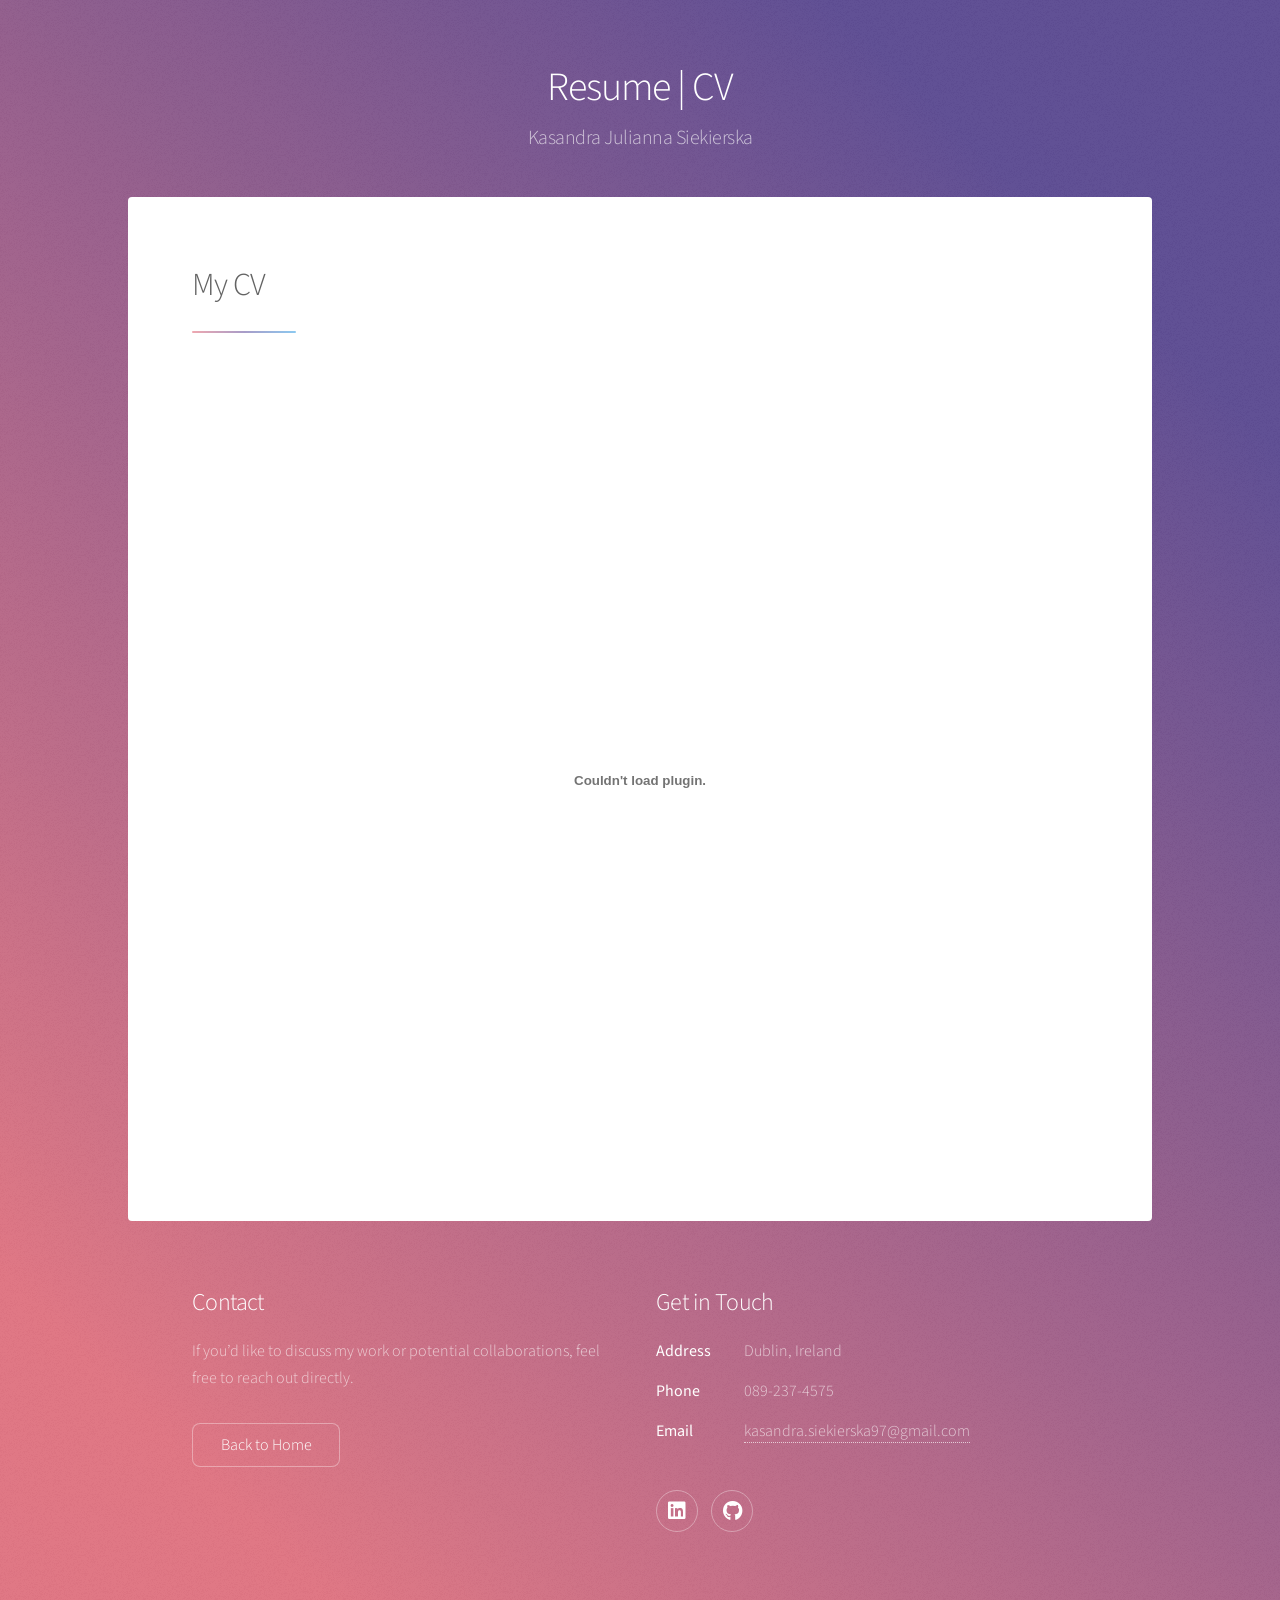
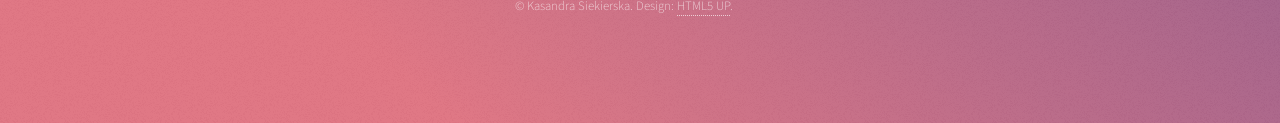
<file: resume.html>
<!DOCTYPE HTML>
<html>
	<head>
		<title>Resume | Kasandra Julianna Siekierska</title>
		<meta charset="utf-8" />
		<meta name="viewport" content="width=device-width, initial-scale=1, user-scalable=no" />
		<link rel="stylesheet" href="assets/css/main.css" />
		<noscript><link rel="stylesheet" href="assets/css/noscript.css" /></noscript>
	</head>

	<body class="is-preload">
		<div id="wrapper">

			<!-- Header -->
			<header id="header">
				<h1>Resume | CV</h1>
				<p>Kasandra Julianna Siekierska</p>
			</header>

			<!-- Main -->
			<div id="main">
				<section id="content" class="main">

					<header class="major">
						<h2>My CV</h2>
					</header>

					<embed 
						src="files/ResumeKasandraSiekierska.pdf" 
						type="application/pdf" 
						width="100%" 
						height="800px"
						style="border-radius: 8px;" 
					/>

				</section>
			</div>

			<!-- Footer -->
			<footer id="footer">
				<section>
					<h2>Contact</h2>
					<p>If you’d like to discuss my work or potential collaborations, feel free to reach out directly.</p>
					<ul class="actions">
						<li><a href="index.html" class="button">Back to Home</a></li>
					</ul>
				</section>

				<section>
					<h2>Get in Touch</h2>
					<dl class="alt">
						<dt>Address</dt>
						<dd>Dublin, Ireland</dd>
						<dt>Phone</dt>
						<dd>089-237-4575</dd>
						<dt>Email</dt>
						<dd><a href="mailto:kasandra.siekierska97@gmail.com">kasandra.siekierska97@gmail.com</a></dd>
					</dl>
					<ul class="icons">
						<li><a href="https://linkedin.com/in/kasandra-siekierska-2a7a8922a" class="icon brands fa-linkedin alt"><span class="label">LinkedIn</span></a></li>
						<li><a href="https://github.com/willma14/myPersonalTraining" class="icon brands fa-github alt"><span class="label">GitHub</span></a></li>
					</ul>
				</section>

				<p class="copyright">&copy; Kasandra Siekierska. Design: <a href="https://html5up.net">HTML5 UP</a>.</p>
			</footer>

		</div>

		<!-- Scripts -->
		<script src="assets/js/jquery.min.js"></script>
		<script src="assets/js/jquery.scrollex.min.js"></script>
		<script src="assets/js/jquery.scrolly.min.js"></script>
		<script src="assets/js/browser.min.js"></script>
		<script src="assets/js/breakpoints.min.js"></script>
		<script src="assets/js/util.js"></script>
		<script src="assets/js/main.js"></script>

	</body>
</html>
</file>
<file: assets/css/noscript.css>
/*
	Stellar by HTML5 UP
	html5up.net | @ajlkn
	Free for personal and commercial use under the CCA 3.0 license (html5up.net/license)
*/

/* Header */

	body.is-preload #header.alt > * {
		opacity: 1;
	}

	body.is-preload #header.alt .logo {
		-moz-transform: none;
		-webkit-transform: none;
		-ms-transform: none;
		transform: none;
	}
</file>
<file: assets/css/main.css>
@import url(fontawesome-all.min.css);
@import 'https://fonts.googleapis.com/css?family=Source+Sans+Pro:300,400';

/*
	Stellar by HTML5 UP
	html5up.net | @ajlkn
	Free for personal and commercial use under the CCA 3.0 license (html5up.net/license)
*/

html, body, div, span, applet, object,
iframe, h1, h2, h3, h4, h5, h6, p, blockquote,
pre, a, abbr, acronym, address, big, cite,
code, del, dfn, em, img, ins, kbd, q, s, samp,
small, strike, strong, sub, sup, tt, var, b,
u, i, center, dl, dt, dd, ol, ul, li, fieldset,
form, label, legend, table, caption, tbody,
tfoot, thead, tr, th, td, article, aside,
canvas, details, embed, figure, figcaption,
footer, header, hgroup, menu, nav, output, ruby,
section, summary, time, mark, audio, video {
	margin: 0;
	padding: 0;
	border: 0;
	font-size: 100%;
	font: inherit;
	vertical-align: baseline;}

article, aside, details, figcaption, figure,
footer, header, hgroup, menu, nav, section {
	display: block;}

body {
	line-height: 1;
}

ol, ul {
	list-style: none;
}

blockquote, q {
	quotes: none;
}

	blockquote:before, blockquote:after, q:before, q:after {
		content: '';
		content: none;
	}

table {
	border-collapse: collapse;
	border-spacing: 0;
}

body {
	-webkit-text-size-adjust: none;
}

mark {
	background-color: transparent;
	color: inherit;
}

input::-moz-focus-inner {
	border: 0;
	padding: 0;
}

input, select, textarea {
	-moz-appearance: none;
	-webkit-appearance: none;
	-ms-appearance: none;
	appearance: none;
}

/* Basic */

	@-ms-viewport {
		width: device-width;
	}

	body {
		-ms-overflow-style: scrollbar;
	}

	@media screen and (max-width: 480px) {

		html, body {
			min-width: 320px;
		}

	}

	html {
		box-sizing: border-box;
	}

	*, *:before, *:after {
		box-sizing: inherit;
	}

	body {
		background-color: #935d8c;
		background-image: url("images/overlay.png"), -moz-linear-gradient(45deg, #e37682 15%, #5f4d93 85%);
		background-image: url("images/overlay.png"), -webkit-linear-gradient(45deg, #e37682 15%, #5f4d93 85%);
		background-image: url("images/overlay.png"), -ms-linear-gradient(45deg, #e37682 15%, #5f4d93 85%);
		background-image: url("images/overlay.png"), linear-gradient(45deg, #e37682 15%, #5f4d93 85%);
	}

		body.is-preload *, body.is-preload *:before, body.is-preload *:after {
			-moz-animation: none !important;
			-webkit-animation: none !important;
			-ms-animation: none !important;
			animation: none !important;
			-moz-transition: none !important;
			-webkit-transition: none !important;
			-ms-transition: none !important;
			transition: none !important;
		}

/* Type */

	body {
		background-color: #935d8c;
		color: rgba(255, 255, 255, 0.65);
	}

	body, input, select, textarea {
		font-family: "Source Sans Pro", Helvetica, sans-serif;
		font-size: 17pt;
		font-weight: 300;
		line-height: 1.65;
	}

		@media screen and (max-width: 1680px) {

			body, input, select, textarea {
				font-size: 14pt;
			}

		}

		@media screen and (max-width: 1280px) {

			body, input, select, textarea {
				font-size: 12pt;
			}

		}

		@media screen and (max-width: 360px) {

			body, input, select, textarea {
				font-size: 11pt;
			}

		}

	a {
		-moz-transition: color 0.2s ease, border-bottom 0.2s ease;
		-webkit-transition: color 0.2s ease, border-bottom 0.2s ease;
		-ms-transition: color 0.2s ease, border-bottom 0.2s ease;
		transition: color 0.2s ease, border-bottom 0.2s ease;
		text-decoration: none;
		border-bottom: dotted 1px;
		color: inherit;
	}

		a:hover {
			border-bottom-color: transparent;
		}

	strong, b {
		font-weight: 400;
	}

	em, i {
		font-style: italic;
	}

	p {
		margin: 0 0 2em 0;
	}

		p.content {
			-moz-columns: 20em 2;
			-webkit-columns: 20em 2;
			-ms-columns: 20em 2;
			columns: 20em 2;
			-moz-column-gap: 2em;
			-webkit-column-gap: 2em;
			-ms-column-gap: 2em;
			column-gap: 2em;
			text-align: justify;
		}

	h1, h2, h3, h4, h5, h6 {
		font-weight: 300;
		line-height: 1.5;
		margin: 0 0 0.7em 0;
		letter-spacing: -0.025em;
	}

		h1 a, h2 a, h3 a, h4 a, h5 a, h6 a {
			color: inherit;
			text-decoration: none;
		}

	h1 {
		font-size: 2.5em;
		line-height: 1.2;
	}

	h2 {
		font-size: 1.5em;
	}

	h3 {
		font-size: 1.25em;
	}

	h4 {
		font-size: 1.1em;
	}

	h5 {
		font-size: 0.9em;
	}

	h6 {
		font-size: 0.7em;
	}

	@media screen and (max-width: 736px) {

		h1 {
			font-size: 2em;
		}

	}

	sub {
		font-size: 0.8em;
		position: relative;
		top: 0.5em;
	}

	sup {
		font-size: 0.8em;
		position: relative;
		top: -0.5em;
	}

	blockquote {
		border-left: solid 4px;
		font-style: italic;
		margin: 0 0 2em 0;
		padding: 0.5em 0 0.5em 2em;
	}

	code {
		border-radius: 8px;
		border: solid 1px;
		font-family: "Courier New", monospace;
		font-size: 0.9em;
		margin: 0 0.25em;
		padding: 0.25em 0.65em;
	}

	pre {
		-webkit-overflow-scrolling: touch;
		font-family: "Courier New", monospace;
		font-size: 0.9em;
		margin: 0 0 2em 0;
	}

		pre code {
			display: block;
			line-height: 1.75;
			padding: 1em 1.5em;
			overflow-x: auto;
		}

	hr {
		border: 0;
		border-bottom: solid 1px;
		margin: 2em 0;
	}

		hr.major {
			margin: 3em 0;
		}

	.align-left {
		text-align: left;
	}

	.align-center {
		text-align: center;
	}

	.align-right {
		text-align: right;
	}

	input, select, textarea {
		color: #ffffff;
	}

	a:hover {
		color: #ffffff;
	}

	strong, b {
		color: #ffffff;
	}

	h1, h2, h3, h4, h5, h6 {
		color: #ffffff;
	}

	blockquote {
		border-left-color: rgba(255, 255, 255, 0.35);
	}

	code {
		background: rgba(255, 255, 255, 0.075);
		border-color: rgba(255, 255, 255, 0.35);
	}

	hr {
		border-bottom-color: rgba(255, 255, 255, 0.35);
	}

/* Row */

	.row {
		display: flex;
		flex-wrap: wrap;
		box-sizing: border-box;
		align-items: stretch;
	}

		.row > * {
			box-sizing: border-box;
		}

		.row.gtr-uniform > * > :last-child {
			margin-bottom: 0;
		}

		.row.aln-left {
			justify-content: flex-start;
		}

		.row.aln-center {
			justify-content: center;
		}

		.row.aln-right {
			justify-content: flex-end;
		}

		.row.aln-top {
			align-items: flex-start;
		}

		.row.aln-middle {
			align-items: center;
		}

		.row.aln-bottom {
			align-items: flex-end;
		}

		.row > .imp {
			order: -1;
		}

		.row > .col-1 {
			width: 8.33333%;
		}

		.row > .off-1 {
			margin-left: 8.33333%;
		}

		.row > .col-2 {
			width: 16.66667%;
		}

		.row > .off-2 {
			margin-left: 16.66667%;
		}

		.row > .col-3 {
			width: 25%;
		}

		.row > .off-3 {
			margin-left: 25%;
		}

		.row > .col-4 {
			width: 33.33333%;
		}

		.row > .off-4 {
			margin-left: 33.33333%;
		}

		.row > .col-5 {
			width: 41.66667%;
		}

		.row > .off-5 {
			margin-left: 41.66667%;
		}

		.row > .col-6 {
			width: 50%;
		}

		.row > .off-6 {
			margin-left: 50%;
		}

		.row > .col-7 {
			width: 58.33333%;
		}

		.row > .off-7 {
			margin-left: 58.33333%;
		}

		.row > .col-8 {
			width: 66.66667%;
		}

		.row > .off-8 {
			margin-left: 66.66667%;
		}

		.row > .col-9 {
			width: 75%;
		}

		.row > .off-9 {
			margin-left: 75%;
		}

		.row > .col-10 {
			width: 83.33333%;
		}

		.row > .off-10 {
			margin-left: 83.33333%;
		}

		.row > .col-11 {
			width: 91.66667%;
		}

		.row > .off-11 {
			margin-left: 91.66667%;
		}

		.row > .col-12 {
			width: 100%;
		}

		.row > .off-12 {
			margin-left: 100%;
		}

		.row.gtr-0 {
			margin-top: 0;
			margin-left: 0em;
		}

			.row.gtr-0 > * {
				padding: 0 0 0 0em;
			}

			.row.gtr-0.gtr-uniform {
				margin-top: 0em;
			}

				.row.gtr-0.gtr-uniform > * {
					padding-top: 0em;
				}

		.row.gtr-25 {
			margin-top: 0;
			margin-left: -0.375em;
		}

			.row.gtr-25 > * {
				padding: 0 0 0 0.375em;
			}

			.row.gtr-25.gtr-uniform {
				margin-top: -0.375em;
			}

				.row.gtr-25.gtr-uniform > * {
					padding-top: 0.375em;
				}

		.row.gtr-50 {
			margin-top: 0;
			margin-left: -0.75em;
		}

			.row.gtr-50 > * {
				padding: 0 0 0 0.75em;
			}

			.row.gtr-50.gtr-uniform {
				margin-top: -0.75em;
			}

				.row.gtr-50.gtr-uniform > * {
					padding-top: 0.75em;
				}

		.row {
			margin-top: 0;
			margin-left: -1.5em;
		}

			.row > * {
				padding: 0 0 0 1.5em;
			}

			.row.gtr-uniform {
				margin-top: -1.5em;
			}

				.row.gtr-uniform > * {
					padding-top: 1.5em;
				}

		.row.gtr-150 {
			margin-top: 0;
			margin-left: -2.25em;
		}

			.row.gtr-150 > * {
				padding: 0 0 0 2.25em;
			}

			.row.gtr-150.gtr-uniform {
				margin-top: -2.25em;
			}

				.row.gtr-150.gtr-uniform > * {
					padding-top: 2.25em;
				}

		.row.gtr-200 {
			margin-top: 0;
			margin-left: -3em;
		}

			.row.gtr-200 > * {
				padding: 0 0 0 3em;
			}

			.row.gtr-200.gtr-uniform {
				margin-top: -3em;
			}

				.row.gtr-200.gtr-uniform > * {
					padding-top: 3em;
				}

		@media screen and (max-width: 1680px) {

			.row {
				display: flex;
				flex-wrap: wrap;
				box-sizing: border-box;
				align-items: stretch;
			}

				.row > * {
					box-sizing: border-box;
				}

				.row.gtr-uniform > * > :last-child {
					margin-bottom: 0;
				}

				.row.aln-left {
					justify-content: flex-start;
				}

				.row.aln-center {
					justify-content: center;
				}

				.row.aln-right {
					justify-content: flex-end;
				}

				.row.aln-top {
					align-items: flex-start;
				}

				.row.aln-middle {
					align-items: center;
				}

				.row.aln-bottom {
					align-items: flex-end;
				}

				.row > .imp-xlarge {
					order: -1;
				}

				.row > .col-1-xlarge {
					width: 8.33333%;
				}

				.row > .off-1-xlarge {
					margin-left: 8.33333%;
				}

				.row > .col-2-xlarge {
					width: 16.66667%;
				}

				.row > .off-2-xlarge {
					margin-left: 16.66667%;
				}

				.row > .col-3-xlarge {
					width: 25%;
				}

				.row > .off-3-xlarge {
					margin-left: 25%;
				}

				.row > .col-4-xlarge {
					width: 33.33333%;
				}

				.row > .off-4-xlarge {
					margin-left: 33.33333%;
				}

				.row > .col-5-xlarge {
					width: 41.66667%;
				}

				.row > .off-5-xlarge {
					margin-left: 41.66667%;
				}

				.row > .col-6-xlarge {
					width: 50%;
				}

				.row > .off-6-xlarge {
					margin-left: 50%;
				}

				.row > .col-7-xlarge {
					width: 58.33333%;
				}

				.row > .off-7-xlarge {
					margin-left: 58.33333%;
				}

				.row > .col-8-xlarge {
					width: 66.66667%;
				}

				.row > .off-8-xlarge {
					margin-left: 66.66667%;
				}

				.row > .col-9-xlarge {
					width: 75%;
				}

				.row > .off-9-xlarge {
					margin-left: 75%;
				}

				.row > .col-10-xlarge {
					width: 83.33333%;
				}

				.row > .off-10-xlarge {
					margin-left: 83.33333%;
				}

				.row > .col-11-xlarge {
					width: 91.66667%;
				}

				.row > .off-11-xlarge {
					margin-left: 91.66667%;
				}

				.row > .col-12-xlarge {
					width: 100%;
				}

				.row > .off-12-xlarge {
					margin-left: 100%;
				}

				.row.gtr-0 {
					margin-top: 0;
					margin-left: 0em;
				}

					.row.gtr-0 > * {
						padding: 0 0 0 0em;
					}

					.row.gtr-0.gtr-uniform {
						margin-top: 0em;
					}

						.row.gtr-0.gtr-uniform > * {
							padding-top: 0em;
						}

				.row.gtr-25 {
					margin-top: 0;
					margin-left: -0.375em;
				}

					.row.gtr-25 > * {
						padding: 0 0 0 0.375em;
					}

					.row.gtr-25.gtr-uniform {
						margin-top: -0.375em;
					}

						.row.gtr-25.gtr-uniform > * {
							padding-top: 0.375em;
						}

				.row.gtr-50 {
					margin-top: 0;
					margin-left: -0.75em;
				}

					.row.gtr-50 > * {
						padding: 0 0 0 0.75em;
					}

					.row.gtr-50.gtr-uniform {
						margin-top: -0.75em;
					}

						.row.gtr-50.gtr-uniform > * {
							padding-top: 0.75em;
						}

				.row {
					margin-top: 0;
					margin-left: -1.5em;
				}

					.row > * {
						padding: 0 0 0 1.5em;
					}

					.row.gtr-uniform {
						margin-top: -1.5em;
					}

						.row.gtr-uniform > * {
							padding-top: 1.5em;
						}

				.row.gtr-150 {
					margin-top: 0;
					margin-left: -2.25em;
				}

					.row.gtr-150 > * {
						padding: 0 0 0 2.25em;
					}

					.row.gtr-150.gtr-uniform {
						margin-top: -2.25em;
					}

						.row.gtr-150.gtr-uniform > * {
							padding-top: 2.25em;
						}

				.row.gtr-200 {
					margin-top: 0;
					margin-left: -3em;
				}

					.row.gtr-200 > * {
						padding: 0 0 0 3em;
					}

					.row.gtr-200.gtr-uniform {
						margin-top: -3em;
					}

						.row.gtr-200.gtr-uniform > * {
							padding-top: 3em;
						}

		}

		@media screen and (max-width: 1280px) {

			.row {
				display: flex;
				flex-wrap: wrap;
				box-sizing: border-box;
				align-items: stretch;
			}

				.row > * {
					box-sizing: border-box;
				}

				.row.gtr-uniform > * > :last-child {
					margin-bottom: 0;
				}

				.row.aln-left {
					justify-content: flex-start;
				}

				.row.aln-center {
					justify-content: center;
				}

				.row.aln-right {
					justify-content: flex-end;
				}

				.row.aln-top {
					align-items: flex-start;
				}

				.row.aln-middle {
					align-items: center;
				}

				.row.aln-bottom {
					align-items: flex-end;
				}

				.row > .imp-large {
					order: -1;
				}

				.row > .col-1-large {
					width: 8.33333%;
				}

				.row > .off-1-large {
					margin-left: 8.33333%;
				}

				.row > .col-2-large {
					width: 16.66667%;
				}

				.row > .off-2-large {
					margin-left: 16.66667%;
				}

				.row > .col-3-large {
					width: 25%;
				}

				.row > .off-3-large {
					margin-left: 25%;
				}

				.row > .col-4-large {
					width: 33.33333%;
				}

				.row > .off-4-large {
					margin-left: 33.33333%;
				}

				.row > .col-5-large {
					width: 41.66667%;
				}

				.row > .off-5-large {
					margin-left: 41.66667%;
				}

				.row > .col-6-large {
					width: 50%;
				}

				.row > .off-6-large {
					margin-left: 50%;
				}

				.row > .col-7-large {
					width: 58.33333%;
				}

				.row > .off-7-large {
					margin-left: 58.33333%;
				}

				.row > .col-8-large {
					width: 66.66667%;
				}

				.row > .off-8-large {
					margin-left: 66.66667%;
				}

				.row > .col-9-large {
					width: 75%;
				}

				.row > .off-9-large {
					margin-left: 75%;
				}

				.row > .col-10-large {
					width: 83.33333%;
				}

				.row > .off-10-large {
					margin-left: 83.33333%;
				}

				.row > .col-11-large {
					width: 91.66667%;
				}

				.row > .off-11-large {
					margin-left: 91.66667%;
				}

				.row > .col-12-large {
					width: 100%;
				}

				.row > .off-12-large {
					margin-left: 100%;
				}

				.row.gtr-0 {
					margin-top: 0;
					margin-left: 0em;
				}

					.row.gtr-0 > * {
						padding: 0 0 0 0em;
					}

					.row.gtr-0.gtr-uniform {
						margin-top: 0em;
					}

						.row.gtr-0.gtr-uniform > * {
							padding-top: 0em;
						}

				.row.gtr-25 {
					margin-top: 0;
					margin-left: -0.375em;
				}

					.row.gtr-25 > * {
						padding: 0 0 0 0.375em;
					}

					.row.gtr-25.gtr-uniform {
						margin-top: -0.375em;
					}

						.row.gtr-25.gtr-uniform > * {
							padding-top: 0.375em;
						}

				.row.gtr-50 {
					margin-top: 0;
					margin-left: -0.75em;
				}

					.row.gtr-50 > * {
						padding: 0 0 0 0.75em;
					}

					.row.gtr-50.gtr-uniform {
						margin-top: -0.75em;
					}

						.row.gtr-50.gtr-uniform > * {
							padding-top: 0.75em;
						}

				.row {
					margin-top: 0;
					margin-left: -1.5em;
				}

					.row > * {
						padding: 0 0 0 1.5em;
					}

					.row.gtr-uniform {
						margin-top: -1.5em;
					}

						.row.gtr-uniform > * {
							padding-top: 1.5em;
						}

				.row.gtr-150 {
					margin-top: 0;
					margin-left: -2.25em;
				}

					.row.gtr-150 > * {
						padding: 0 0 0 2.25em;
					}

					.row.gtr-150.gtr-uniform {
						margin-top: -2.25em;
					}

						.row.gtr-150.gtr-uniform > * {
							padding-top: 2.25em;
						}

				.row.gtr-200 {
					margin-top: 0;
					margin-left: -3em;
				}

					.row.gtr-200 > * {
						padding: 0 0 0 3em;
					}

					.row.gtr-200.gtr-uniform {
						margin-top: -3em;
					}

						.row.gtr-200.gtr-uniform > * {
							padding-top: 3em;
						}

		}

		@media screen and (max-width: 980px) {

			.row {
				display: flex;
				flex-wrap: wrap;
				box-sizing: border-box;
				align-items: stretch;
			}

				.row > * {
					box-sizing: border-box;
				}

				.row.gtr-uniform > * > :last-child {
					margin-bottom: 0;
				}

				.row.aln-left {
					justify-content: flex-start;
				}

				.row.aln-center {
					justify-content: center;
				}

				.row.aln-right {
					justify-content: flex-end;
				}

				.row.aln-top {
					align-items: flex-start;
				}

				.row.aln-middle {
					align-items: center;
				}

				.row.aln-bottom {
					align-items: flex-end;
				}

				.row > .imp-medium {
					order: -1;
				}

				.row > .col-1-medium {
					width: 8.33333%;
				}

				.row > .off-1-medium {
					margin-left: 8.33333%;
				}

				.row > .col-2-medium {
					width: 16.66667%;
				}

				.row > .off-2-medium {
					margin-left: 16.66667%;
				}

				.row > .col-3-medium {
					width: 25%;
				}

				.row > .off-3-medium {
					margin-left: 25%;
				}

				.row > .col-4-medium {
					width: 33.33333%;
				}

				.row > .off-4-medium {
					margin-left: 33.33333%;
				}

				.row > .col-5-medium {
					width: 41.66667%;
				}

				.row > .off-5-medium {
					margin-left: 41.66667%;
				}

				.row > .col-6-medium {
					width: 50%;
				}

				.row > .off-6-medium {
					margin-left: 50%;
				}

				.row > .col-7-medium {
					width: 58.33333%;
				}

				.row > .off-7-medium {
					margin-left: 58.33333%;
				}

				.row > .col-8-medium {
					width: 66.66667%;
				}

				.row > .off-8-medium {
					margin-left: 66.66667%;
				}

				.row > .col-9-medium {
					width: 75%;
				}

				.row > .off-9-medium {
					margin-left: 75%;
				}

				.row > .col-10-medium {
					width: 83.33333%;
				}

				.row > .off-10-medium {
					margin-left: 83.33333%;
				}

				.row > .col-11-medium {
					width: 91.66667%;
				}

				.row > .off-11-medium {
					margin-left: 91.66667%;
				}

				.row > .col-12-medium {
					width: 100%;
				}

				.row > .off-12-medium {
					margin-left: 100%;
				}

				.row.gtr-0 {
					margin-top: 0;
					margin-left: 0em;
				}

					.row.gtr-0 > * {
						padding: 0 0 0 0em;
					}

					.row.gtr-0.gtr-uniform {
						margin-top: 0em;
					}

						.row.gtr-0.gtr-uniform > * {
							padding-top: 0em;
						}

				.row.gtr-25 {
					margin-top: 0;
					margin-left: -0.375em;
				}

					.row.gtr-25 > * {
						padding: 0 0 0 0.375em;
					}

					.row.gtr-25.gtr-uniform {
						margin-top: -0.375em;
					}

						.row.gtr-25.gtr-uniform > * {
							padding-top: 0.375em;
						}

				.row.gtr-50 {
					margin-top: 0;
					margin-left: -0.75em;
				}

					.row.gtr-50 > * {
						padding: 0 0 0 0.75em;
					}

					.row.gtr-50.gtr-uniform {
						margin-top: -0.75em;
					}

						.row.gtr-50.gtr-uniform > * {
							padding-top: 0.75em;
						}

				.row {
					margin-top: 0;
					margin-left: -1.5em;
				}

					.row > * {
						padding: 0 0 0 1.5em;
					}

					.row.gtr-uniform {
						margin-top: -1.5em;
					}

						.row.gtr-uniform > * {
							padding-top: 1.5em;
						}

				.row.gtr-150 {
					margin-top: 0;
					margin-left: -2.25em;
				}

					.row.gtr-150 > * {
						padding: 0 0 0 2.25em;
					}

					.row.gtr-150.gtr-uniform {
						margin-top: -2.25em;
					}

						.row.gtr-150.gtr-uniform > * {
							padding-top: 2.25em;
						}

				.row.gtr-200 {
					margin-top: 0;
					margin-left: -3em;
				}

					.row.gtr-200 > * {
						padding: 0 0 0 3em;
					}

					.row.gtr-200.gtr-uniform {
						margin-top: -3em;
					}

						.row.gtr-200.gtr-uniform > * {
							padding-top: 3em;
						}

		}

		@media screen and (max-width: 736px) {

			.row {
				display: flex;
				flex-wrap: wrap;
				box-sizing: border-box;
				align-items: stretch;
			}

				.row > * {
					box-sizing: border-box;
				}

				.row.gtr-uniform > * > :last-child {
					margin-bottom: 0;
				}

				.row.aln-left {
					justify-content: flex-start;
				}

				.row.aln-center {
					justify-content: center;
				}

				.row.aln-right {
					justify-content: flex-end;
				}

				.row.aln-top {
					align-items: flex-start;
				}

				.row.aln-middle {
					align-items: center;
				}

				.row.aln-bottom {
					align-items: flex-end;
				}

				.row > .imp-small {
					order: -1;
				}

				.row > .col-1-small {
					width: 8.33333%;
				}

				.row > .off-1-small {
					margin-left: 8.33333%;
				}

				.row > .col-2-small {
					width: 16.66667%;
				}

				.row > .off-2-small {
					margin-left: 16.66667%;
				}

				.row > .col-3-small {
					width: 25%;
				}

				.row > .off-3-small {
					margin-left: 25%;
				}

				.row > .col-4-small {
					width: 33.33333%;
				}

				.row > .off-4-small {
					margin-left: 33.33333%;
				}

				.row > .col-5-small {
					width: 41.66667%;
				}

				.row > .off-5-small {
					margin-left: 41.66667%;
				}

				.row > .col-6-small {
					width: 50%;
				}

				.row > .off-6-small {
					margin-left: 50%;
				}

				.row > .col-7-small {
					width: 58.33333%;
				}

				.row > .off-7-small {
					margin-left: 58.33333%;
				}

				.row > .col-8-small {
					width: 66.66667%;
				}

				.row > .off-8-small {
					margin-left: 66.66667%;
				}

				.row > .col-9-small {
					width: 75%;
				}

				.row > .off-9-small {
					margin-left: 75%;
				}

				.row > .col-10-small {
					width: 83.33333%;
				}

				.row > .off-10-small {
					margin-left: 83.33333%;
				}

				.row > .col-11-small {
					width: 91.66667%;
				}

				.row > .off-11-small {
					margin-left: 91.66667%;
				}

				.row > .col-12-small {
					width: 100%;
				}

				.row > .off-12-small {
					margin-left: 100%;
				}

				.row.gtr-0 {
					margin-top: 0;
					margin-left: 0em;
				}

					.row.gtr-0 > * {
						padding: 0 0 0 0em;
					}

					.row.gtr-0.gtr-uniform {
						margin-top: 0em;
					}

						.row.gtr-0.gtr-uniform > * {
							padding-top: 0em;
						}

				.row.gtr-25 {
					margin-top: 0;
					margin-left: -0.25em;
				}

					.row.gtr-25 > * {
						padding: 0 0 0 0.25em;
					}

					.row.gtr-25.gtr-uniform {
						margin-top: -0.25em;
					}

						.row.gtr-25.gtr-uniform > * {
							padding-top: 0.25em;
						}

				.row.gtr-50 {
					margin-top: 0;
					margin-left: -0.5em;
				}

					.row.gtr-50 > * {
						padding: 0 0 0 0.5em;
					}

					.row.gtr-50.gtr-uniform {
						margin-top: -0.5em;
					}

						.row.gtr-50.gtr-uniform > * {
							padding-top: 0.5em;
						}

				.row {
					margin-top: 0;
					margin-left: -1em;
				}

					.row > * {
						padding: 0 0 0 1em;
					}

					.row.gtr-uniform {
						margin-top: -1em;
					}

						.row.gtr-uniform > * {
							padding-top: 1em;
						}

				.row.gtr-150 {
					margin-top: 0;
					margin-left: -1.5em;
				}

					.row.gtr-150 > * {
						padding: 0 0 0 1.5em;
					}

					.row.gtr-150.gtr-uniform {
						margin-top: -1.5em;
					}

						.row.gtr-150.gtr-uniform > * {
							padding-top: 1.5em;
						}

				.row.gtr-200 {
					margin-top: 0;
					margin-left: -2em;
				}

					.row.gtr-200 > * {
						padding: 0 0 0 2em;
					}

					.row.gtr-200.gtr-uniform {
						margin-top: -2em;
					}

						.row.gtr-200.gtr-uniform > * {
							padding-top: 2em;
						}

		}

		@media screen and (max-width: 480px) {

			.row {
				display: flex;
				flex-wrap: wrap;
				box-sizing: border-box;
				align-items: stretch;
			}

				.row > * {
					box-sizing: border-box;
				}

				.row.gtr-uniform > * > :last-child {
					margin-bottom: 0;
				}

				.row.aln-left {
					justify-content: flex-start;
				}

				.row.aln-center {
					justify-content: center;
				}

				.row.aln-right {
					justify-content: flex-end;
				}

				.row.aln-top {
					align-items: flex-start;
				}

				.row.aln-middle {
					align-items: center;
				}

				.row.aln-bottom {
					align-items: flex-end;
				}

				.row > .imp-xsmall {
					order: -1;
				}

				.row > .col-1-xsmall {
					width: 8.33333%;
				}

				.row > .off-1-xsmall {
					margin-left: 8.33333%;
				}

				.row > .col-2-xsmall {
					width: 16.66667%;
				}

				.row > .off-2-xsmall {
					margin-left: 16.66667%;
				}

				.row > .col-3-xsmall {
					width: 25%;
				}

				.row > .off-3-xsmall {
					margin-left: 25%;
				}

				.row > .col-4-xsmall {
					width: 33.33333%;
				}

				.row > .off-4-xsmall {
					margin-left: 33.33333%;
				}

				.row > .col-5-xsmall {
					width: 41.66667%;
				}

				.row > .off-5-xsmall {
					margin-left: 41.66667%;
				}

				.row > .col-6-xsmall {
					width: 50%;
				}

				.row > .off-6-xsmall {
					margin-left: 50%;
				}

				.row > .col-7-xsmall {
					width: 58.33333%;
				}

				.row > .off-7-xsmall {
					margin-left: 58.33333%;
				}

				.row > .col-8-xsmall {
					width: 66.66667%;
				}

				.row > .off-8-xsmall {
					margin-left: 66.66667%;
				}

				.row > .col-9-xsmall {
					width: 75%;
				}

				.row > .off-9-xsmall {
					margin-left: 75%;
				}

				.row > .col-10-xsmall {
					width: 83.33333%;
				}

				.row > .off-10-xsmall {
					margin-left: 83.33333%;
				}

				.row > .col-11-xsmall {
					width: 91.66667%;
				}

				.row > .off-11-xsmall {
					margin-left: 91.66667%;
				}

				.row > .col-12-xsmall {
					width: 100%;
				}

				.row > .off-12-xsmall {
					margin-left: 100%;
				}

				.row.gtr-0 {
					margin-top: 0;
					margin-left: 0em;
				}

					.row.gtr-0 > * {
						padding: 0 0 0 0em;
					}

					.row.gtr-0.gtr-uniform {
						margin-top: 0em;
					}

						.row.gtr-0.gtr-uniform > * {
							padding-top: 0em;
						}

				.row.gtr-25 {
					margin-top: 0;
					margin-left: -0.3125em;
				}

					.row.gtr-25 > * {
						padding: 0 0 0 0.3125em;
					}

					.row.gtr-25.gtr-uniform {
						margin-top: -0.3125em;
					}

						.row.gtr-25.gtr-uniform > * {
							padding-top: 0.3125em;
						}

				.row.gtr-50 {
					margin-top: 0;
					margin-left: -0.625em;
				}

					.row.gtr-50 > * {
						padding: 0 0 0 0.625em;
					}

					.row.gtr-50.gtr-uniform {
						margin-top: -0.625em;
					}

						.row.gtr-50.gtr-uniform > * {
							padding-top: 0.625em;
						}

				.row {
					margin-top: 0;
					margin-left: -1.25em;
				}

					.row > * {
						padding: 0 0 0 1.25em;
					}

					.row.gtr-uniform {
						margin-top: -1.25em;
					}

						.row.gtr-uniform > * {
							padding-top: 1.25em;
						}

				.row.gtr-150 {
					margin-top: 0;
					margin-left: -1.875em;
				}

					.row.gtr-150 > * {
						padding: 0 0 0 1.875em;
					}

					.row.gtr-150.gtr-uniform {
						margin-top: -1.875em;
					}

						.row.gtr-150.gtr-uniform > * {
							padding-top: 1.875em;
						}

				.row.gtr-200 {
					margin-top: 0;
					margin-left: -2.5em;
				}

					.row.gtr-200 > * {
						padding: 0 0 0 2.5em;
					}

					.row.gtr-200.gtr-uniform {
						margin-top: -2.5em;
					}

						.row.gtr-200.gtr-uniform > * {
							padding-top: 2.5em;
						}

		}

/* Box */

	.box {
		border-radius: 8px;
		border: solid;
		margin-bottom: 2em;
		padding: 1.5em;
	}

		.box > :last-child,
		.box > :last-child > :last-child,
		.box > :last-child > :last-child > :last-child {
			margin-bottom: 0;
		}

		.box.alt {
			border: 0;
			border-radius: 0;
			padding: 0;
		}

	.box {
		border-color: rgba(255, 255, 255, 0.35);
	}

/* Button */

	input[type="submit"],
	input[type="reset"],
	input[type="button"],
	button,
	.button {
		-moz-appearance: none;
		-webkit-appearance: none;
		-ms-appearance: none;
		appearance: none;
		-moz-transition: background-color 0.2s ease-in-out, color 0.2s ease-in-out;
		-webkit-transition: background-color 0.2s ease-in-out, color 0.2s ease-in-out;
		-ms-transition: background-color 0.2s ease-in-out, color 0.2s ease-in-out;
		transition: background-color 0.2s ease-in-out, color 0.2s ease-in-out;
		border-radius: 8px;
		border: 0;
		cursor: pointer;
		display: inline-block;
		font-weight: 300;
		height: 2.75em;
		line-height: 2.75em;
		min-width: 9.25em;
		padding: 0 1.5em;
		text-align: center;
		text-decoration: none;
		white-space: nowrap;
	}

		input[type="submit"].icon,
		input[type="reset"].icon,
		input[type="button"].icon,
		button.icon,
		.button.icon {
			padding-left: 1.35em;
		}

			input[type="submit"].icon:before,
			input[type="reset"].icon:before,
			input[type="button"].icon:before,
			button.icon:before,
			.button.icon:before {
				margin-right: 0.5em;
			}

		input[type="submit"].fit,
		input[type="reset"].fit,
		input[type="button"].fit,
		button.fit,
		.button.fit {
			width: 100%;
		}

		input[type="submit"].small,
		input[type="reset"].small,
		input[type="button"].small,
		button.small,
		.button.small {
			font-size: 0.8em;
		}

		input[type="submit"].large,
		input[type="reset"].large,
		input[type="button"].large,
		button.large,
		.button.large {
			font-size: 1.35em;
		}

		input[type="submit"].disabled, input[type="submit"]:disabled,
		input[type="reset"].disabled,
		input[type="reset"]:disabled,
		input[type="button"].disabled,
		input[type="button"]:disabled,
		button.disabled,
		button:disabled,
		.button.disabled,
		.button:disabled {
			pointer-events: none;
			opacity: 0.25;
		}

		@media screen and (max-width: 736px) {

			input[type="submit"],
			input[type="reset"],
			input[type="button"],
			button,
			.button {
				min-width: 0;
			}

		}

	input[type="submit"],
	input[type="reset"],
	input[type="button"],
	button,
	.button {
		background-color: transparent;
		box-shadow: inset 0 0 0 1px rgba(255, 255, 255, 0.35);
		color: #ffffff !important;
	}

		input[type="submit"]:hover,
		input[type="reset"]:hover,
		input[type="button"]:hover,
		button:hover,
		.button:hover {
			background-color: rgba(255, 255, 255, 0.075);
		}

		input[type="submit"]:active,
		input[type="reset"]:active,
		input[type="button"]:active,
		button:active,
		.button:active {
			background-color: rgba(255, 255, 255, 0.2);
		}

		input[type="submit"].icon:before,
		input[type="reset"].icon:before,
		input[type="button"].icon:before,
		button.icon:before,
		.button.icon:before {
			color: rgba(255, 255, 255, 0.5);
		}

		input[type="submit"].primary,
		input[type="reset"].primary,
		input[type="button"].primary,
		button.primary,
		.button.primary {
			background-color: #8cc9f0;
			color: #ffffff !important;
			box-shadow: none;
		}

			input[type="submit"].primary:hover,
			input[type="reset"].primary:hover,
			input[type="button"].primary:hover,
			button.primary:hover,
			.button.primary:hover {
				background-color: #9acff2;
			}

			input[type="submit"].primary:active,
			input[type="reset"].primary:active,
			input[type="button"].primary:active,
			button.primary:active,
			.button.primary:active {
				background-color: #7ec3ee;
			}

			input[type="submit"].primary.icon:before,
			input[type="reset"].primary.icon:before,
			input[type="button"].primary.icon:before,
			button.primary.icon:before,
			.button.primary.icon:before {
				color: #ffffff !important;
			}

/* Form */

	form {
		margin: 0 0 2em 0;
	}

	label {
		display: block;
		font-size: 0.9em;
		font-weight: 400;
		margin: 0 0 1em 0;
	}

	input[type="text"],
	input[type="password"],
	input[type="email"],
	select,
	textarea {
		-moz-appearance: none;
		-webkit-appearance: none;
		-ms-appearance: none;
		appearance: none;
		border-radius: 8px;
		border: solid 1px;
		color: inherit;
		display: block;
		outline: 0;
		padding: 0 1em;
		text-decoration: none;
		width: 100%;
	}

		input[type="text"]:invalid,
		input[type="password"]:invalid,
		input[type="email"]:invalid,
		select:invalid,
		textarea:invalid {
			box-shadow: none;
		}

	select {
		background-size: 1.25rem;
		background-repeat: no-repeat;
		background-position: calc(100% - 1rem) center;
		height: 2.75em;
		padding-right: 2.75em;
		text-overflow: ellipsis;
	}

		select:focus::-ms-value {
			background-color: transparent;
		}

		select::-ms-expand {
			display: none;
		}

	input[type="text"],
	input[type="password"],
	input[type="email"],
	select {
		height: 2.75em;
	}

	textarea {
		padding: 0.75em 1em;
	}

	input[type="checkbox"],
	input[type="radio"] {
		-moz-appearance: none;
		-webkit-appearance: none;
		-ms-appearance: none;
		appearance: none;
		display: block;
		float: left;
		margin-right: -2em;
		opacity: 0;
		width: 1em;
		z-index: -1;
	}

		input[type="checkbox"] + label,
		input[type="radio"] + label {
			text-decoration: none;
			cursor: pointer;
			display: inline-block;
			font-size: 1em;
			font-weight: 300;
			padding-left: 2.4em;
			padding-right: 0.75em;
			position: relative;
		}

			input[type="checkbox"] + label:before,
			input[type="radio"] + label:before {
				-moz-osx-font-smoothing: grayscale;
				-webkit-font-smoothing: antialiased;
				display: inline-block;
				font-style: normal;
				font-variant: normal;
				text-rendering: auto;
				line-height: 1;
				text-transform: none !important;
				font-family: 'Font Awesome 5 Free';
				font-weight: 900;
			}

			input[type="checkbox"] + label:before,
			input[type="radio"] + label:before {
				border-radius: 8px;
				border: solid 1px;
				content: '';
				display: inline-block;
				font-size: 0.8em;
				height: 2.0625em;
				left: 0;
				line-height: 2.0625em;
				position: absolute;
				text-align: center;
				top: 0;
				width: 2.0625em;
			}

		input[type="checkbox"]:checked + label:before,
		input[type="radio"]:checked + label:before {
			content: '\f00c';
		}

	input[type="checkbox"] + label:before {
		border-radius: 8px;
	}

	input[type="radio"] + label:before {
		border-radius: 100%;
	}

	::-webkit-input-placeholder {
		opacity: 1.0;
	}

	:-moz-placeholder {
		opacity: 1.0;
	}

	::-moz-placeholder {
		opacity: 1.0;
	}

	:-ms-input-placeholder {
		opacity: 1.0;
	}

	label {
		color: #ffffff;
	}

	input[type="text"],
	input[type="password"],
	input[type="email"],
	select,
	textarea {
		background-color: rgba(255, 255, 255, 0.075);
		border-color: rgba(255, 255, 255, 0.35);
	}

		input[type="text"]:focus,
		input[type="password"]:focus,
		input[type="email"]:focus,
		select:focus,
		textarea:focus {
			border-color: #8cc9f0;
			box-shadow: 0 0 0 1px #8cc9f0;
		}

	select {
		background-image: url("data:image/svg+xml;charset=utf8,%3Csvg xmlns='http://www.w3.org/2000/svg' width='40' height='40' preserveAspectRatio='none' viewBox='0 0 40 40'%3E%3Cpath d='M9.4,12.3l10.4,10.4l10.4-10.4c0.2-0.2,0.5-0.4,0.9-0.4c0.3,0,0.6,0.1,0.9,0.4l3.3,3.3c0.2,0.2,0.4,0.5,0.4,0.9 c0,0.4-0.1,0.6-0.4,0.9L20.7,31.9c-0.2,0.2-0.5,0.4-0.9,0.4c-0.3,0-0.6-0.1-0.9-0.4L4.3,17.3c-0.2-0.2-0.4-0.5-0.4-0.9 c0-0.4,0.1-0.6,0.4-0.9l3.3-3.3c0.2-0.2,0.5-0.4,0.9-0.4S9.1,12.1,9.4,12.3z' fill='rgba(255, 255, 255, 0.35)' /%3E%3C/svg%3E");
	}

		select option {
			color: #ffffff;
			background: #935d8c;
		}

	input[type="checkbox"] + label,
	input[type="radio"] + label {
		color: rgba(255, 255, 255, 0.65);
	}

		input[type="checkbox"] + label:before,
		input[type="radio"] + label:before {
			background: rgba(255, 255, 255, 0.075);
			border-color: rgba(255, 255, 255, 0.35);
		}

	input[type="checkbox"]:checked + label:before,
	input[type="radio"]:checked + label:before {
		background-color: #ffffff;
		border-color: #ffffff;
		color: #935d8c;
	}

	input[type="checkbox"]:focus + label:before,
	input[type="radio"]:focus + label:before {
		border-color: #8cc9f0;
		box-shadow: 0 0 0 1px #8cc9f0;
	}

	::-webkit-input-placeholder {
		color: rgba(255, 255, 255, 0.5) !important;
	}

	:-moz-placeholder {
		color: rgba(255, 255, 255, 0.5) !important;
	}

	::-moz-placeholder {
		color: rgba(255, 255, 255, 0.5) !important;
	}

	:-ms-input-placeholder {
		color: rgba(255, 255, 255, 0.5) !important;
	}

	.formerize-placeholder {
		color: rgba(255, 255, 255, 0.5) !important;
	}

/* Icon */

	.icon {
		text-decoration: none;
		-moz-transition: background-color 0.2s ease-in-out, color 0.2s ease-in-out;
		-webkit-transition: background-color 0.2s ease-in-out, color 0.2s ease-in-out;
		-ms-transition: background-color 0.2s ease-in-out, color 0.2s ease-in-out;
		transition: background-color 0.2s ease-in-out, color 0.2s ease-in-out;
		border-bottom: none;
		position: relative;
	}

		.icon:before {
			-moz-osx-font-smoothing: grayscale;
			-webkit-font-smoothing: antialiased;
			display: inline-block;
			font-style: normal;
			font-variant: normal;
			text-rendering: auto;
			line-height: 1;
			text-transform: none !important;
			font-family: 'Font Awesome 5 Free';
			font-weight: 400;
		}

		.icon > .label {
			display: none;
		}

		.icon:before {
			line-height: solid;
		}

		.icon.solid:before {
			font-weight: 900;
		}

		.icon.brands:before {
			font-family: 'Font Awesome 5 Brands';
		}

		.icon.major {
			border: solid 1px;
			display: inline-block;
			border-radius: 100%;
			padding: 0.65em;
			margin: 0 0 2em 0;
			cursor: default;
		}

			.icon.major:before {
				display: inline-block;
				font-size: 6.25rem;
				width: 2.25em;
				height: 2.25em;
				line-height: 2.2em;
				border-radius: 100%;
				border: solid 1px;
				text-align: center;
			}

		.icon.alt {
			display: inline-block;
			border: solid 1px;
			border-radius: 100%;
		}

			.icon.alt:before {
				display: block;
				font-size: 1.25em;
				width: 2em;
				height: 2em;
				text-align: center;
				line-height: 2em;
			}

		.icon.style1 {
			color: #efa8b0;
		}

		.icon.style2 {
			color: #c79cc8;
		}

		.icon.style3 {
			color: #a89cc8;
		}

		.icon.style4 {
			color: #9bb2e1;
		}

		.icon.style5 {
			color: #8cc9f0;
		}

		@media screen and (max-width: 1680px) {

			.icon.major:before {
				font-size: 5.5rem;
			}

		}

		@media screen and (max-width: 1280px) {

			.icon.major:before {
				font-size: 4.75rem;
			}

		}

		@media screen and (max-width: 736px) {

			.icon.major {
				margin: 0 0 1.5em 0;
				padding: 0.35em;
			}

				.icon.major:before {
					font-size: 3.5rem;
				}

		}

	.icon.major {
		border-color: rgba(255, 255, 255, 0.35);
	}

		.icon.major:before {
			border-color: rgba(255, 255, 255, 0.35);
		}

	.icon.alt {
		border-color: rgba(255, 255, 255, 0.35);
		color: #ffffff;
	}

		.icon.alt:hover {
			background-color: rgba(255, 255, 255, 0.075);
		}

		.icon.alt:active {
			background-color: rgba(255, 255, 255, 0.2);
		}

/* Image */

	.image {
		border-radius: 8px;
		border: 0;
		display: inline-block;
		position: relative;
	}

		.image img {
			border-radius: 8px;
			display: block;
		}

		.image.left, .image.right {
			max-width: 40%;
		}

			.image.left img, .image.right img {
				width: 100%;
			}

		.image.left {
			float: left;
			margin: 0 1.5em 1em 0;
			top: 0.25em;
		}

		.image.right {
			float: right;
			margin: 0 0 1em 1.5em;
			top: 0.25em;
		}

		.image.fit {
			display: block;
			margin: 0 0 2em 0;
			width: 100%;
		}

			.image.fit img {
				width: 100%;
			}

		.image.main {
			display: block;
			margin: 0 0 3em 0;
			width: 100%;
		}

			.image.main img {
				width: 100%;
			}

/* List */

	ol {
		list-style: decimal;
		margin: 0 0 2em 0;
		padding-left: 1.25em;
	}

		ol li {
			padding-left: 0.25em;
		}

	ul {
		list-style: disc;
		margin: 0 0 2em 0;
		padding-left: 1em;
	}

		ul li {
			padding-left: 0.5em;
		}

		ul.alt {
			list-style: none;
			padding-left: 0;
		}

			ul.alt li {
				border-top: solid 1px;
				padding: 0.5em 0;
			}

				ul.alt li:first-child {
					border-top: 0;
					padding-top: 0;
				}

	dl {
		margin: 0 0 2em 0;
	}

		dl dt {
			display: block;
			font-weight: 400;
			margin: 0 0 1em 0;
		}

		dl dd {
			margin-left: 2em;
		}

		dl.alt dt {
			display: block;
			width: 3em;
			margin: 0;
			clear: left;
			float: left;
		}

		dl.alt dd {
			margin: 0 0 0.85em 5.5em;
		}

		dl.alt:after {
			content: '';
			display: block;
			clear: both;
		}

	ul.alt li {
		border-top-color: rgba(255, 255, 255, 0.35);
	}

	dl dt {
		color: #ffffff;
	}

/* Actions */

	ul.actions {
		display: -moz-flex;
		display: -webkit-flex;
		display: -ms-flex;
		display: flex;
		cursor: default;
		list-style: none;
		margin-left: -1em;
		padding-left: 0;
	}

		ul.actions li {
			padding: 0 0 0 1em;
			vertical-align: middle;
		}

		ul.actions.special {
			-moz-justify-content: center;
			-webkit-justify-content: center;
			-ms-justify-content: center;
			justify-content: center;
			width: 100%;
			margin-left: 0;
		}

			ul.actions.special li:first-child {
				padding-left: 0;
			}

		ul.actions.stacked {
			-moz-flex-direction: column;
			-webkit-flex-direction: column;
			-ms-flex-direction: column;
			flex-direction: column;
			margin-left: 0;
		}

			ul.actions.stacked li {
				padding: 1.3em 0 0 0;
			}

				ul.actions.stacked li:first-child {
					padding-top: 0;
				}

		ul.actions.fit {
			width: calc(100% + 1em);
		}

			ul.actions.fit li {
				-moz-flex-grow: 1;
				-webkit-flex-grow: 1;
				-ms-flex-grow: 1;
				flex-grow: 1;
				-moz-flex-shrink: 1;
				-webkit-flex-shrink: 1;
				-ms-flex-shrink: 1;
				flex-shrink: 1;
				width: 100%;
			}

				ul.actions.fit li > * {
					width: 100%;
				}

			ul.actions.fit.stacked {
				width: 100%;
			}

		@media screen and (max-width: 480px) {

			ul.actions:not(.fixed) {
				-moz-flex-direction: column;
				-webkit-flex-direction: column;
				-ms-flex-direction: column;
				flex-direction: column;
				margin-left: 0;
				width: 100% !important;
			}

				ul.actions:not(.fixed) li {
					-moz-flex-grow: 1;
					-webkit-flex-grow: 1;
					-ms-flex-grow: 1;
					flex-grow: 1;
					-moz-flex-shrink: 1;
					-webkit-flex-shrink: 1;
					-ms-flex-shrink: 1;
					flex-shrink: 1;
					padding: 1em 0 0 0;
					text-align: center;
					width: 100%;
				}

					ul.actions:not(.fixed) li > * {
						width: 100%;
					}

					ul.actions:not(.fixed) li:first-child {
						padding-top: 0;
					}

					ul.actions:not(.fixed) li input[type="submit"],
					ul.actions:not(.fixed) li input[type="reset"],
					ul.actions:not(.fixed) li input[type="button"],
					ul.actions:not(.fixed) li button,
					ul.actions:not(.fixed) li .button {
						width: 100%;
					}

						ul.actions:not(.fixed) li input[type="submit"].icon:before,
						ul.actions:not(.fixed) li input[type="reset"].icon:before,
						ul.actions:not(.fixed) li input[type="button"].icon:before,
						ul.actions:not(.fixed) li button.icon:before,
						ul.actions:not(.fixed) li .button.icon:before {
							margin-left: -0.5rem;
						}

		}

/* Icons */

	ul.icons {
		cursor: default;
		list-style: none;
		padding-left: 0;
	}

		ul.icons li {
			display: inline-block;
			padding: 0 0.65em 0 0;
		}

			ul.icons li:last-child {
				padding-right: 0 !important;
			}

/* Section/Article */

	section.special, article.special {
		text-align: center;
	}

	header.major {
		margin-bottom: 3em;
	}

		header.major h2 {
			font-size: 2em;
		}

			header.major h2:after {
				display: block;
				content: '';
				width: 3.25em;
				height: 2px;
				margin: 0.7em 0 1em 0;
				border-radius: 2px;
			}

				section.special header.major h2:after, article.special header.major h2:after {
					margin-left: auto;
					margin-right: auto;
				}

		header.major p {
			font-size: 1.25em;
			letter-spacing: -0.025em;
		}

		header.major.special {
			text-align: center;
		}

			header.major.special h2:after {
				margin-left: auto;
				margin-right: auto;
			}

	footer.major {
		margin-top: 3em;
	}

	@media screen and (max-width: 736px) {

		header.major {
			margin-bottom: 0;
		}

			header.major h2 {
				font-size: 1.5em;
			}

			header.major p {
				font-size: 1em;
				letter-spacing: 0;
			}

				header.major p br {
					display: none;
				}

		footer.major {
			margin-top: 0;
		}

	}

	header.major h2:after {
		background-color: rgba(255, 255, 255, 0.35);
	}

/* Table */

	.table-wrapper {
		-webkit-overflow-scrolling: touch;
		overflow-x: auto;
	}

	table {
		margin: 0 0 2em 0;
		width: 100%;
	}

		table tbody tr {
			border: solid 1px;
			border-left: 0;
			border-right: 0;
		}

		table td {
			padding: 0.75em 0.75em;
		}

		table th {
			font-size: 0.9em;
			font-weight: 400;
			padding: 0 0.75em 0.75em 0.75em;
			text-align: left;
		}

		table thead {
			border-bottom: solid 2px;
		}

		table tfoot {
			border-top: solid 2px;
		}

		table.alt {
			border-collapse: separate;
		}

			table.alt tbody tr td {
				border: solid 1px;
				border-left-width: 0;
				border-top-width: 0;
			}

				table.alt tbody tr td:first-child {
					border-left-width: 1px;
				}

			table.alt tbody tr:first-child td {
				border-top-width: 1px;
			}

			table.alt thead {
				border-bottom: 0;
			}

			table.alt tfoot {
				border-top: 0;
			}

	table tbody tr {
		border-color: rgba(255, 255, 255, 0.35);
	}

		table tbody tr:nth-child(2n + 1) {
			background-color: rgba(255, 255, 255, 0.075);
		}

	table th {
		color: #ffffff;
	}

	table thead {
		border-bottom-color: rgba(255, 255, 255, 0.35);
	}

	table tfoot {
		border-top-color: rgba(255, 255, 255, 0.35);
	}

	table.alt tbody tr td {
		border-color: rgba(255, 255, 255, 0.35);
	}

/* Features */

	.features {
		display: -moz-flex;
		display: -webkit-flex;
		display: -ms-flex;
		display: flex;
		-moz-flex-wrap: wrap;
		-webkit-flex-wrap: wrap;
		-ms-flex-wrap: wrap;
		flex-wrap: wrap;
		-moz-justify-content: center;
		-webkit-justify-content: center;
		-ms-justify-content: center;
		justify-content: center;
		width: calc(100% + 2em);
		margin: 0 0 3em -2em;
		padding: 0;
		list-style: none;
	}

		.features li {
			width: calc(33.33333% - 2em);
			margin-left: 2em;
			margin-top: 3em;
			padding: 0;
		}

			.features li:nth-child(1), .features li:nth-child(2), .features li:nth-child(3) {
				margin-top: 0;
			}

			.features li > :last-child {
				margin-bottom: 0;
			}

		@media screen and (max-width: 980px) {

			.features li {
				width: calc(50% - 2em);
			}

				.features li:nth-child(3) {
					margin-top: 3em;
				}

		}

		@media screen and (max-width: 736px) {

			.features {
				width: 100%;
				margin: 0 0 2em 0;
			}

				.features li {
					width: 100%;
					margin-left: 0;
					margin-top: 2em;
				}

					.features li:nth-child(2), .features li:nth-child(3) {
						margin-top: 2em;
					}

		}

/* Statistics */

	.statistics {
		display: -moz-flex;
		display: -webkit-flex;
		display: -ms-flex;
		display: flex;
		width: 100%;
		margin: 0 0 3em 0;
		padding: 0;
		list-style: none;
		cursor: default;
	}

		.statistics li {
			-moz-flex: 1;
			-webkit-flex: 1;
			-ms-flex: 1;
			flex: 1;
			padding: 1.5em;
			color: #ffffff;
			text-align: center;
		}

			.statistics li.style1 {
				background-color: #efa8b0;
			}

			.statistics li.style2 {
				background-color: #c79cc8;
			}

			.statistics li.style3 {
				background-color: #a89cc8;
			}

			.statistics li.style4 {
				background-color: #9bb2e1;
			}

			.statistics li.style5 {
				background-color: #8cc9f0;
			}

			.statistics li strong, .statistics li b {
				display: block;
				font-size: 2em;
				line-height: 1.1;
				color: inherit !important;
				font-weight: 300;
				letter-spacing: -0.025em;
			}

			.statistics li:first-child {
				border-top-left-radius: 8px;
				border-bottom-left-radius: 8px;
			}

			.statistics li:last-child {
				border-top-right-radius: 8px;
				border-bottom-right-radius: 8px;
			}

			.statistics li .icon {
				display: inline-block;
			}

				.statistics li .icon:before {
					font-size: 2.75rem;
					line-height: 1.3;
				}

		@media screen and (max-width: 980px) {

			.statistics li strong, .statistics li b {
				font-size: 1.5em;
			}

		}

		@media screen and (max-width: 736px) {

			.statistics {
				display: block;
				width: 20em;
				max-width: 100%;
				margin: 0 auto 2em auto;
			}

				.statistics li:first-child {
					border-bottom-left-radius: 0;
					border-top-right-radius: 8px;
				}

				.statistics li:last-child {
					border-top-right-radius: 0;
					border-bottom-left-radius: 8px;
				}

				.statistics li .icon:before {
					font-size: 3.75rem;
				}

				.statistics li strong, .statistics li b {
					font-size: 2.5em;
				}

		}

/* Spotlight */

	.spotlight {
		display: -moz-flex;
		display: -webkit-flex;
		display: -ms-flex;
		display: flex;
		-moz-align-items: center;
		-webkit-align-items: center;
		-ms-align-items: center;
		align-items: center;
		margin: 0 0 2em 0;
	}

		.spotlight .content {
			-moz-flex: 1;
			-webkit-flex: 1;
			-ms-flex: 1;
			flex: 1;
		}

			.spotlight .content > :last-child {
				margin-bottom: 0;
			}

			.spotlight .content header.major {
				margin: 0 0 2em 0;
			}

		.spotlight .image {
			display: inline-block;
			margin-left: 4em;
			padding: 0.65em;
			border-radius: 100%;
			border: solid 1px;
		}

			.spotlight .image img {
				display: block;
				border-radius: 100%;
				width: 16em;
			}

		@media screen and (max-width: 980px) {

			.spotlight {
				-moz-flex-direction: column-reverse;
				-webkit-flex-direction: column-reverse;
				-ms-flex-direction: column-reverse;
				flex-direction: column-reverse;
				text-align: center;
			}

				.spotlight .content {
					-moz-flex: 0 1 auto;
					-webkit-flex: 0 1 auto;
					-ms-flex: 0 1 auto;
					flex: 0 1 auto;
					width: 100%;
				}

					.spotlight .content header.major h2:after {
						margin-left: auto;
						margin-right: auto;
					}

					.spotlight .content .actions {
						-moz-justify-content: center;
						-webkit-justify-content: center;
						-ms-justify-content: center;
						justify-content: center;
						width: calc(100% + 1em);
					}

				.spotlight .image {
					-moz-flex: 0 1 auto;
					-webkit-flex: 0 1 auto;
					-ms-flex: 0 1 auto;
					flex: 0 1 auto;
					margin-left: 0;
					margin-bottom: 2em;
				}

		}

		@media screen and (max-width: 736px) {

			.spotlight .image {
				padding: 0.35em;
			}

				.spotlight .image img {
					width: 12em;
				}

		}

	.spotlight .image {
		border-color: rgba(255, 255, 255, 0.35);
	}

/* Header */

	#header {
		padding: 5em 5em 1em 5em ;
		text-align: center;
	}

		#header h1 {
			margin: 0 0 0.25em 0;
		}

		#header p {
			font-size: 1.25em;
			letter-spacing: -0.025em;
		}

		#header.alt {
			padding: 7em 5em 4em 5em ;
		}

			#header.alt h1 {
				font-size: 3.25em;
			}

			#header.alt > * {
				-moz-transition: opacity 3s ease;
				-webkit-transition: opacity 3s ease;
				-ms-transition: opacity 3s ease;
				transition: opacity 3s ease;
				-moz-transition-delay: 0.5s;
				-webkit-transition-delay: 0.5s;
				-ms-transition-delay: 0.5s;
				transition-delay: 0.5s;
				opacity: 1;
			}

			#header.alt .logo {
				-moz-transition: opacity 1.25s ease, -moz-transform 0.5s ease;
				-webkit-transition: opacity 1.25s ease, -webkit-transform 0.5s ease;
				-ms-transition: opacity 1.25s ease, -ms-transform 0.5s ease;
				transition: opacity 1.25s ease, transform 0.5s ease;
				-moz-transition-delay: 0s;
				-webkit-transition-delay: 0s;
				-ms-transition-delay: 0s;
				transition-delay: 0s;
				display: block;
				margin: 0 0 1.5em 0;
			}

				#header.alt .logo img {
					display: block;
					margin: 0 auto;
					max-width: 75%;
				}

		@media screen and (max-width: 1280px) {

			#header {
				padding: 4em 4em 0.1em 4em ;
			}

				#header.alt {
					padding: 6em 4em 3em 4em ;
				}

		}

		@media screen and (max-width: 980px) {

			#header {
				padding: 4em 3em 0.1em 3em ;
			}

				#header.alt {
					padding: 5em 3em 2em 3em ;
				}

		}

		@media screen and (max-width: 736px) {

			#header {
				padding: 3em 2em 0.1em 2em ;
			}

				#header p {
					font-size: 1em;
					letter-spacing: 0;
				}

					#header p br {
						display: none;
					}

				#header.alt {
					padding: 4em 2em 1em 2em ;
				}

					#header.alt h1 {
						font-size: 2.5em;
					}

		}

		@media screen and (max-width: 480px) {

			#header {
				padding: 3em 1.5em 0.1em 1.5em ;
			}

				#header.alt {
					padding: 4em 1.5em 1em 1.5em ;
				}

		}

		@media screen and (max-width: 360px) {

			#header {
				padding: 2.5em 1em 0.1em 1em ;
			}

				#header.alt {
					padding: 3.5em 1em 0.5em 1em ;
				}

		}

		body.is-preload #header.alt > * {
			opacity: 0;
		}

		body.is-preload #header.alt .logo {
			-moz-transform: scale(0.8) rotate(-30deg);
			-webkit-transform: scale(0.8) rotate(-30deg);
			-ms-transform: scale(0.8) rotate(-30deg);
			transform: scale(0.8) rotate(-30deg);
		}

/* Nav */

	#nav {
		-moz-transition: background-color 0.2s ease, border-top-left-radius 0.2s ease, border-top-right-radius 0.2s ease, padding 0.2s ease;
		-webkit-transition: background-color 0.2s ease, border-top-left-radius 0.2s ease, border-top-right-radius 0.2s ease, padding 0.2s ease;
		-ms-transition: background-color 0.2s ease, border-top-left-radius 0.2s ease, border-top-right-radius 0.2s ease, padding 0.2s ease;
		transition: background-color 0.2s ease, border-top-left-radius 0.2s ease, border-top-right-radius 0.2s ease, padding 0.2s ease;
		background-color: #ffffff;
		color: #636363;
		position: absolute;
		width: 64em;
		max-width: calc(100% - 4em);
		padding: 1em;
		background-color: #f7f7f7;
		border-top-left-radius: 0.25em;
		border-top-right-radius: 0.25em;
		cursor: default;
		text-align: center;
	}

		#nav input, #nav select, #nav textarea {
			color: #636363;
		}

		#nav a:hover {
			color: #636363;
		}

		#nav strong, #nav b {
			color: #636363;
		}

		#nav h1, #nav h2, #nav h3, #nav h4, #nav h5, #nav h6 {
			color: #636363;
		}

		#nav blockquote {
			border-left-color: #dddddd;
		}

		#nav code {
			background: rgba(222, 222, 222, 0.25);
			border-color: #dddddd;
		}

		#nav hr {
			border-bottom-color: #dddddd;
		}

		#nav + #main {
			padding-top: 4.25em;
		}

		#nav ul {
			margin: 0;
			padding: 0;
			list-style: none;
		}

			#nav ul li {
				-moz-transition: margin 0.2s ease;
				-webkit-transition: margin 0.2s ease;
				-ms-transition: margin 0.2s ease;
				transition: margin 0.2s ease;
				display: inline-block;
				margin: 0 0.35em;
				padding: 0;
				vertical-align: middle;
			}

				#nav ul li a {
					-moz-transition: font-size 0.2s ease;
					-webkit-transition: font-size 0.2s ease;
					-ms-transition: font-size 0.2s ease;
					transition: font-size 0.2s ease;
					display: inline-block;
					height: 2.25em;
					line-height: 2.25em;
					padding: 0 1.25em;
					border: 0;
					border-radius: 8px;
					box-shadow: inset 0 0 0 1px transparent;
				}

					#nav ul li a:hover {
						background-color: rgba(222, 222, 222, 0.25);
					}

					#nav ul li a.active {
						background-color: #ffffff;
						box-shadow: none;
					}

		#nav.alt {
			position: fixed;
			top: 0;
			padding: 0.5em 1em;
			background-color: rgba(247, 247, 247, 0.95);
			border-top-left-radius: 0;
			border-top-right-radius: 0;
			z-index: 10000;
		}

			#nav.alt ul li {
				margin: 0 0.175em;
			}

				#nav.alt ul li a {
					font-size: 0.9em;
				}

		@media screen and (max-width: 736px) {

			#nav {
				display: none;
			}

				#nav + #main {
					padding-top: 0;
				}

		}

/* Main */

	#main {
		background-color: #ffffff;
		color: #636363;
		border-radius: 0.25em;
	}

		#main input, #main select, #main textarea {
			color: #636363;
		}

		#main a:hover {
			color: #636363;
		}

		#main strong, #main b {
			color: #636363;
		}

		#main h1, #main h2, #main h3, #main h4, #main h5, #main h6 {
			color: #636363;
		}

		#main blockquote {
			border-left-color: #dddddd;
		}

		#main code {
			background: rgba(222, 222, 222, 0.25);
			border-color: #dddddd;
		}

		#main hr {
			border-bottom-color: #dddddd;
		}

		#main .box {
			border-color: #dddddd;
		}

		#main input[type="submit"],
		#main input[type="reset"],
		#main input[type="button"],
		#main button,
		#main .button {
			background-color: transparent;
			box-shadow: inset 0 0 0 1px #dddddd;
			color: #636363 !important;
		}

			#main input[type="submit"]:hover,
			#main input[type="reset"]:hover,
			#main input[type="button"]:hover,
			#main button:hover,
			#main .button:hover {
				background-color: rgba(222, 222, 222, 0.25);
			}

			#main input[type="submit"]:active,
			#main input[type="reset"]:active,
			#main input[type="button"]:active,
			#main button:active,
			#main .button:active {
				background-color: rgba(222, 222, 222, 0.5);
			}

			#main input[type="submit"].icon:before,
			#main input[type="reset"].icon:before,
			#main input[type="button"].icon:before,
			#main button.icon:before,
			#main .button.icon:before {
				color: rgba(99, 99, 99, 0.25);
			}

			#main input[type="submit"].primary,
			#main input[type="reset"].primary,
			#main input[type="button"].primary,
			#main button.primary,
			#main .button.primary {
				background-color: #8cc9f0;
				color: #ffffff !important;
				box-shadow: none;
			}

				#main input[type="submit"].primary:hover,
				#main input[type="reset"].primary:hover,
				#main input[type="button"].primary:hover,
				#main button.primary:hover,
				#main .button.primary:hover {
					background-color: #9acff2;
				}

				#main input[type="submit"].primary:active,
				#main input[type="reset"].primary:active,
				#main input[type="button"].primary:active,
				#main button.primary:active,
				#main .button.primary:active {
					background-color: #7ec3ee;
				}

				#main input[type="submit"].primary.icon:before,
				#main input[type="reset"].primary.icon:before,
				#main input[type="button"].primary.icon:before,
				#main button.primary.icon:before,
				#main .button.primary.icon:before {
					color: #ffffff !important;
				}

		#main label {
			color: #636363;
		}

		#main input[type="text"],
		#main input[type="password"],
		#main input[type="email"],
		#main select,
		#main textarea {
			background-color: rgba(222, 222, 222, 0.25);
			border-color: #dddddd;
		}

			#main input[type="text"]:focus,
			#main input[type="password"]:focus,
			#main input[type="email"]:focus,
			#main select:focus,
			#main textarea:focus {
				border-color: #8cc9f0;
				box-shadow: 0 0 0 1px #8cc9f0;
			}

		#main select {
			background-image: url("data:image/svg+xml;charset=utf8,%3Csvg xmlns='http://www.w3.org/2000/svg' width='40' height='40' preserveAspectRatio='none' viewBox='0 0 40 40'%3E%3Cpath d='M9.4,12.3l10.4,10.4l10.4-10.4c0.2-0.2,0.5-0.4,0.9-0.4c0.3,0,0.6,0.1,0.9,0.4l3.3,3.3c0.2,0.2,0.4,0.5,0.4,0.9 c0,0.4-0.1,0.6-0.4,0.9L20.7,31.9c-0.2,0.2-0.5,0.4-0.9,0.4c-0.3,0-0.6-0.1-0.9-0.4L4.3,17.3c-0.2-0.2-0.4-0.5-0.4-0.9 c0-0.4,0.1-0.6,0.4-0.9l3.3-3.3c0.2-0.2,0.5-0.4,0.9-0.4S9.1,12.1,9.4,12.3z' fill='%23dddddd' /%3E%3C/svg%3E");
		}

			#main select option {
				color: #636363;
				background: #ffffff;
			}

		#main input[type="checkbox"] + label,
		#main input[type="radio"] + label {
			color: #636363;
		}

			#main input[type="checkbox"] + label:before,
			#main input[type="radio"] + label:before {
				background: rgba(222, 222, 222, 0.25);
				border-color: #dddddd;
			}

		#main input[type="checkbox"]:checked + label:before,
		#main input[type="radio"]:checked + label:before {
			background-color: #636363;
			border-color: #636363;
			color: #ffffff;
		}

		#main input[type="checkbox"]:focus + label:before,
		#main input[type="radio"]:focus + label:before {
			border-color: #8cc9f0;
			box-shadow: 0 0 0 1px #8cc9f0;
		}

		#main ::-webkit-input-placeholder {
			color: rgba(99, 99, 99, 0.25) !important;
		}

		#main :-moz-placeholder {
			color: rgba(99, 99, 99, 0.25) !important;
		}

		#main ::-moz-placeholder {
			color: rgba(99, 99, 99, 0.25) !important;
		}

		#main :-ms-input-placeholder {
			color: rgba(99, 99, 99, 0.25) !important;
		}

		#main .formerize-placeholder {
			color: rgba(99, 99, 99, 0.25) !important;
		}

		#main .icon.major {
			border-color: #dddddd;
		}

			#main .icon.major:before {
				border-color: #dddddd;
			}

		#main .icon.alt {
			border-color: #dddddd;
			color: #636363;
		}

			#main .icon.alt:hover {
				background-color: rgba(222, 222, 222, 0.25);
			}

			#main .icon.alt:active {
				background-color: rgba(222, 222, 222, 0.5);
			}

		#main ul.alt li {
			border-top-color: #dddddd;
		}

		#main dl dt {
			color: #636363;
		}

		#main header.major h2:after {
			background-color: #dddddd;
			background-image: -moz-linear-gradient(90deg, #efa8b0, #a89cc8, #8cc9f0);
			background-image: -webkit-linear-gradient(90deg, #efa8b0, #a89cc8, #8cc9f0);
			background-image: -ms-linear-gradient(90deg, #efa8b0, #a89cc8, #8cc9f0);
			background-image: linear-gradient(90deg, #efa8b0, #a89cc8, #8cc9f0);
		}

		#main table tbody tr {
			border-color: #dddddd;
		}

			#main table tbody tr:nth-child(2n + 1) {
				background-color: rgba(222, 222, 222, 0.25);
			}

		#main table th {
			color: #636363;
		}

		#main table thead {
			border-bottom-color: #dddddd;
		}

		#main table tfoot {
			border-top-color: #dddddd;
		}

		#main table.alt tbody tr td {
			border-color: #dddddd;
		}

		#main .spotlight .image {
			border-color: #dddddd;
		}

		#main > .main {
			padding: 5em 5em 3em 5em ;
			border-top: solid 1px #dddddd;
		}

			#main > .main:first-child {
				border-top: 0;
			}

			#main > .main > .image.main:first-child {
				margin: -5em 0 5em -5em;
				width: calc(100% + 10em);
				border-top-right-radius: 0.25em;
				border-top-left-radius: 0.25em;
				border-bottom-right-radius: 0;
				border-bottom-left-radius: 0;
			}

				#main > .main > .image.main:first-child img {
					border-top-right-radius: 0.25em;
					border-top-left-radius: 0.25em;
					border-bottom-right-radius: 0;
					border-bottom-left-radius: 0;
				}

		@media screen and (max-width: 1280px) {

			#main > .main {
				padding: 4em 4em 2em 4em ;
			}

				#main > .main > .image.main:first-child {
					margin: -4em 0 4em -4em;
					width: calc(100% + 8em);
				}

		}

		@media screen and (max-width: 980px) {

			#main > .main {
				padding: 4em 3em 2em 3em ;
			}

				#main > .main > .image.main:first-child {
					margin: -4em 0 4em -3em;
					width: calc(100% + 6em);
				}

		}

		@media screen and (max-width: 736px) {

			#main > .main {
				padding: 3em 2em 1em 2em ;
			}

				#main > .main > .image.main:first-child {
					margin: -3em 0 2em -2em;
					width: calc(100% + 4em);
				}

		}

		@media screen and (max-width: 480px) {

			#main > .main {
				padding: 3em 1.5em 1em 1.5em ;
			}

				#main > .main > .image.main:first-child {
					margin: -3em 0 1.5em -1.5em;
					width: calc(100% + 3em);
				}

		}

		@media screen and (max-width: 360px) {

			#main {
				border-radius: 0;
			}

				#main > .main {
					padding: 2.5em 1em 0.5em 1em ;
				}

					#main > .main > .image.main:first-child {
						margin: -2.5em 0 1.5em -1em;
						width: calc(100% + 2em);
						border-radius: 0;
					}

						#main > .main > .image.main:first-child img {
							border-radius: 0;
						}

		}

/* Footer */

	#footer {
		display: -moz-flex;
		display: -webkit-flex;
		display: -ms-flex;
		display: flex;
		-moz-flex-wrap: wrap;
		-webkit-flex-wrap: wrap;
		-ms-flex-wrap: wrap;
		flex-wrap: wrap;
		padding: 5em 5em 3em 5em ;
		width: calc(100% + 2em);
		margin: 0 0 3em -2em;
	}

		#footer > * {
			width: calc(50% - 2em);
			margin-left: 2em;
		}

		#footer .copyright {
			width: 100%;
			margin: 2.5em 0 2em 0;
			font-size: 0.8em;
			text-align: center;
		}

		@media screen and (max-width: 1280px) {

			#footer {
				padding: 4em 4em 2em 4em ;
			}

		}

		@media screen and (max-width: 980px) {

			#footer {
				padding: 4em 3em 2em 3em ;
				display: block;
				margin: 0 0 3em 0;
				width: 100%;
			}

				#footer > * {
					width: 100%;
					margin-left: 0;
					margin-bottom: 3em;
				}

				#footer .copyright {
					text-align: left;
				}

		}

		@media screen and (max-width: 736px) {

			#footer {
				padding: 3em 2em 1em 2em ;
			}

		}

		@media screen and (max-width: 480px) {

			#footer {
				padding: 3em 1.5em 1em 1.5em ;
			}

		}

		@media screen and (max-width: 480px) {

			#footer {
				padding: 2.5em 1em 0.5em 1em ;
			}

		}

/* Wrapper */

	#wrapper {
		width: 64em;
		max-width: calc(100% - 4em);
		margin: 0 auto;
	}

		@media screen and (max-width: 480px) {

			#wrapper {
				max-width: calc(100% - 2em);
			}

		}

		@media screen and (max-width: 360px) {

			#wrapper {
				max-width: 100%;
			}

		}

.project-image {
    width: 100%;
    max-width: 600px;
    height: 350px;         /* fixed height */
    object-fit: cover;     /* crops elegantly */
    border-radius: 8px;
    display: block;
    margin: 20px auto;
}
</file>
